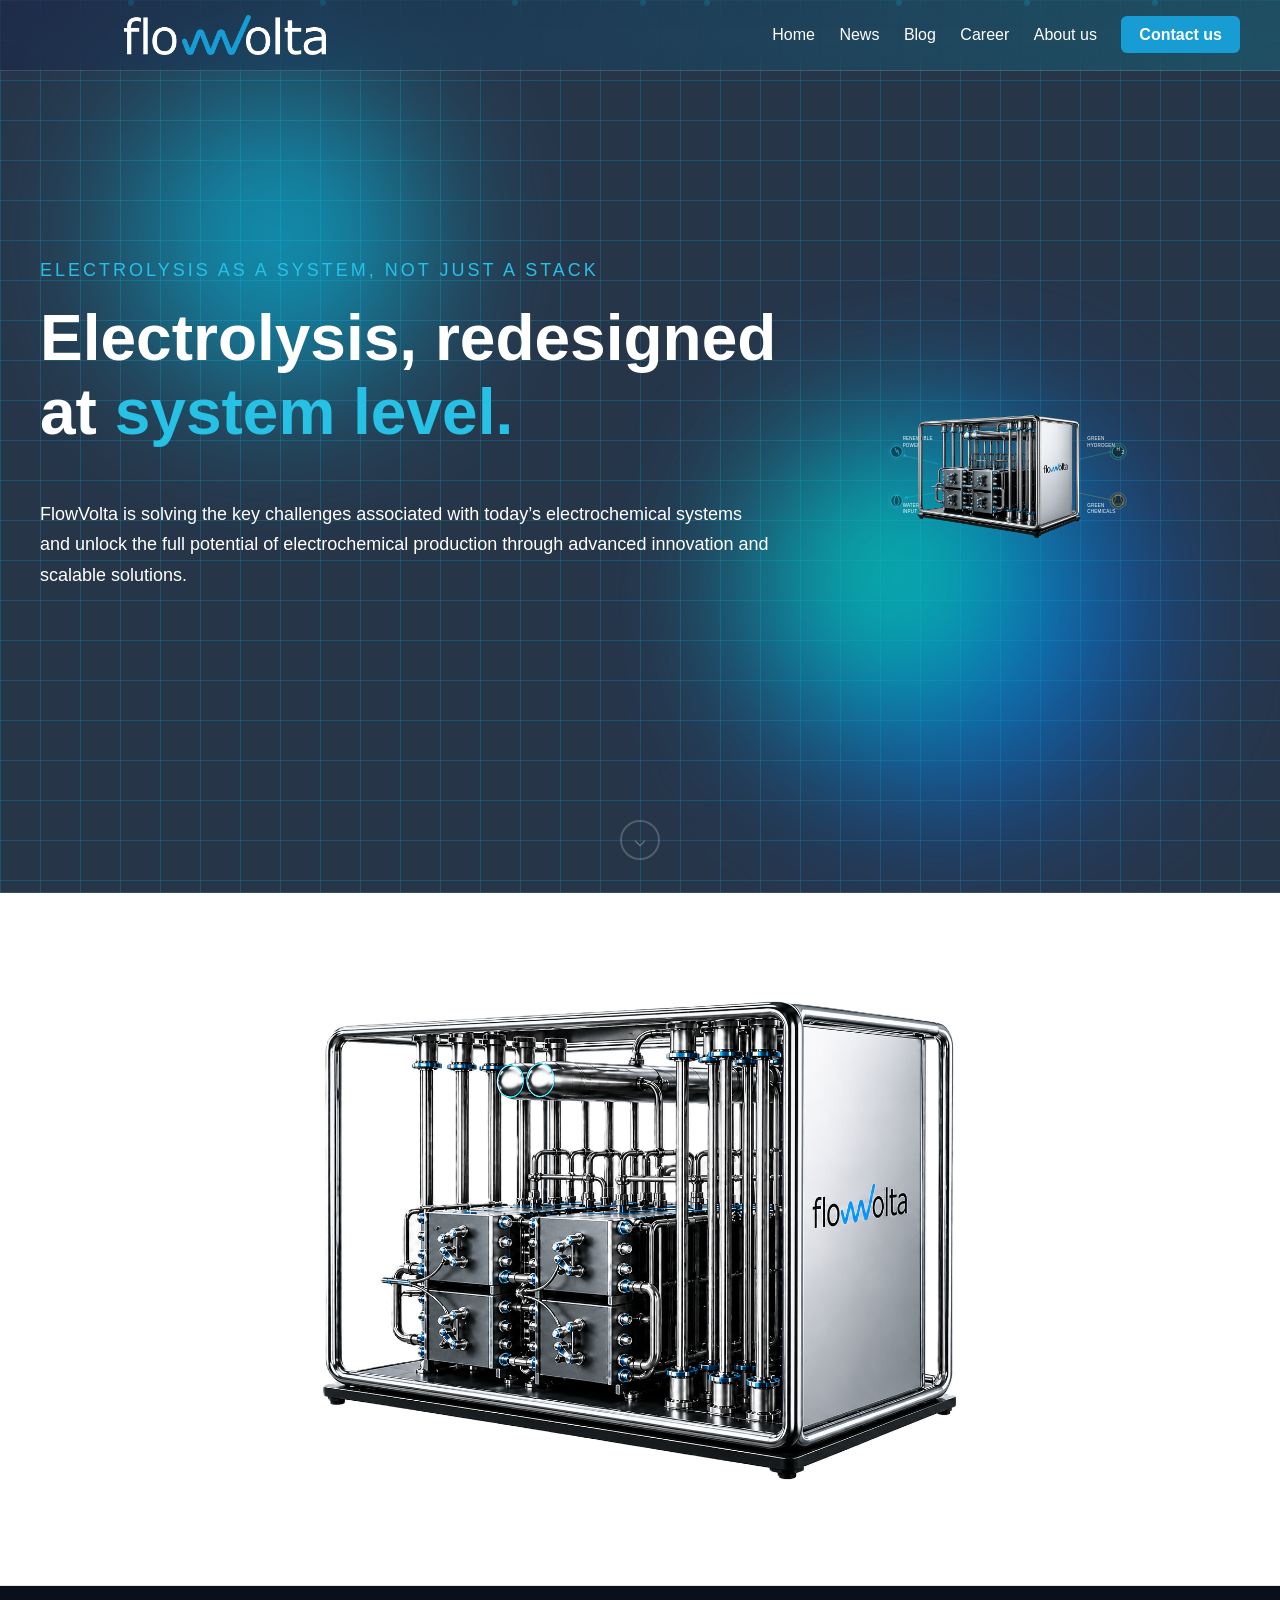
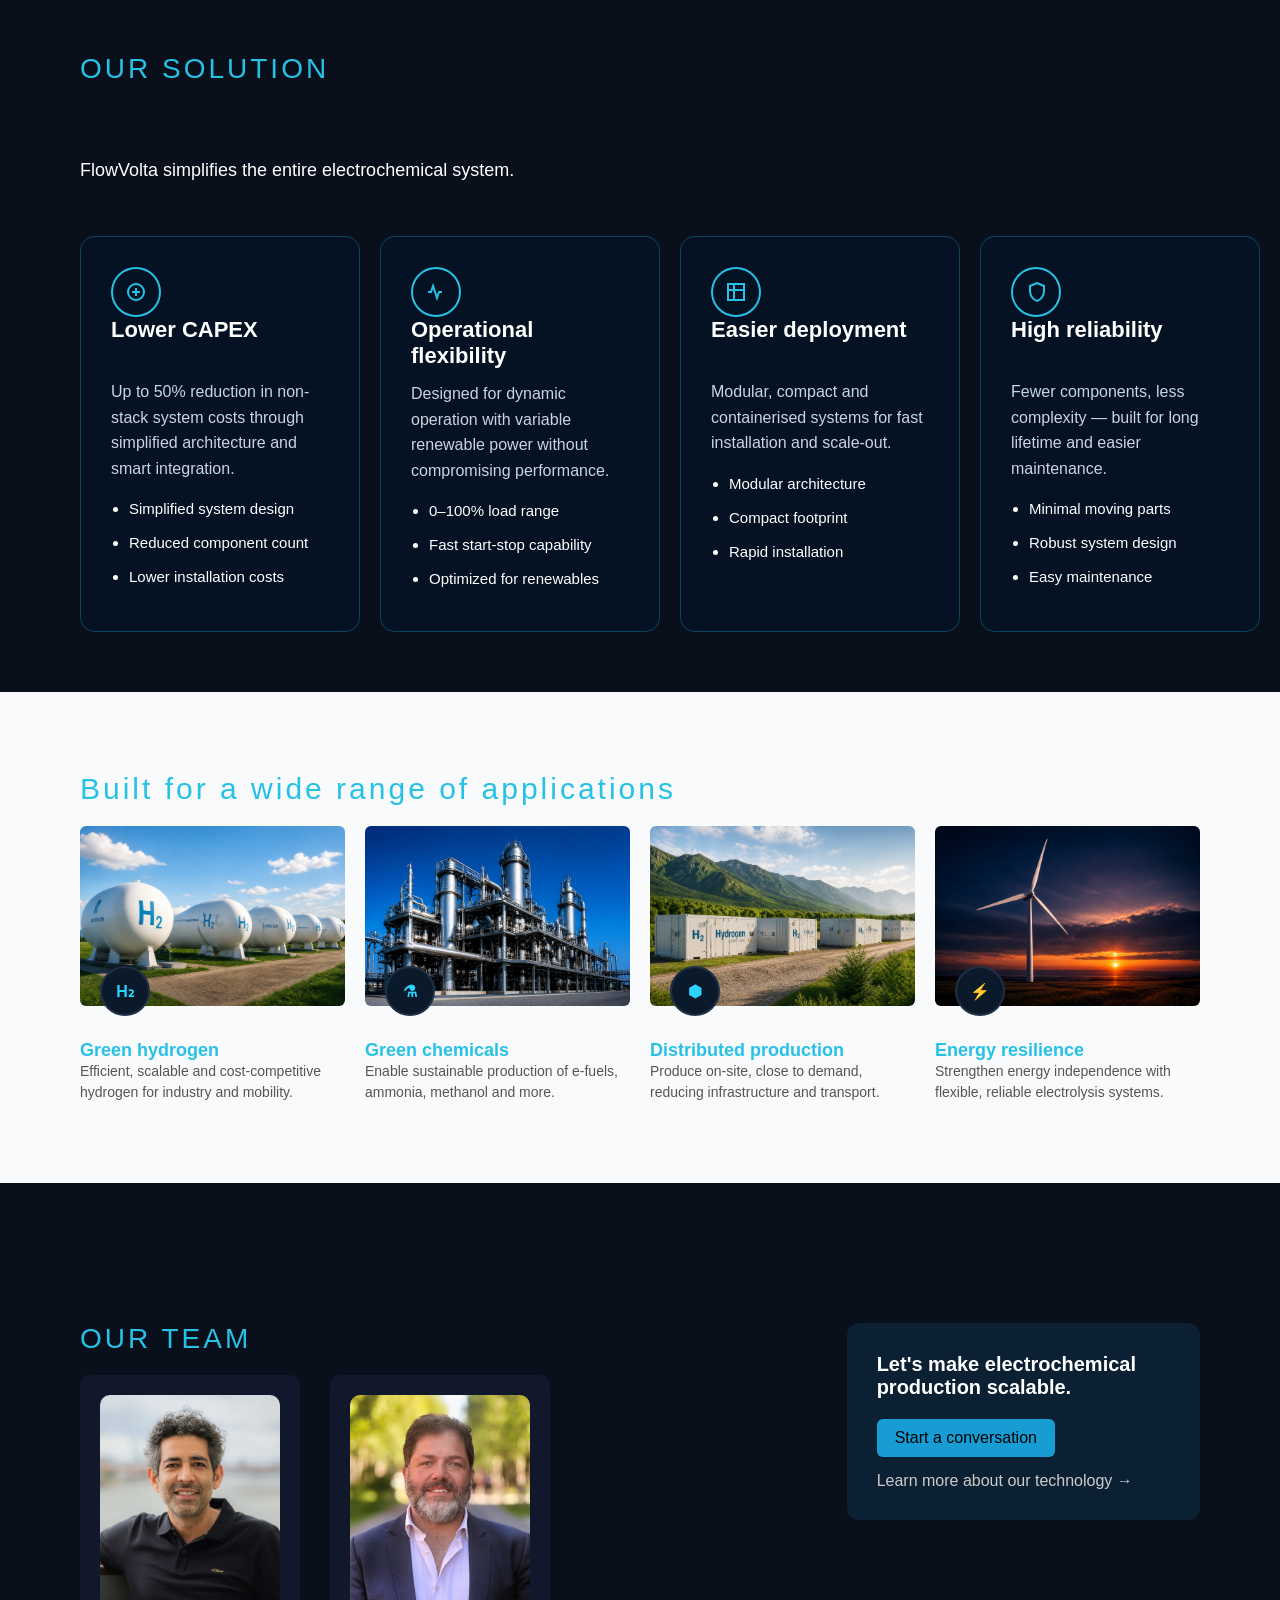
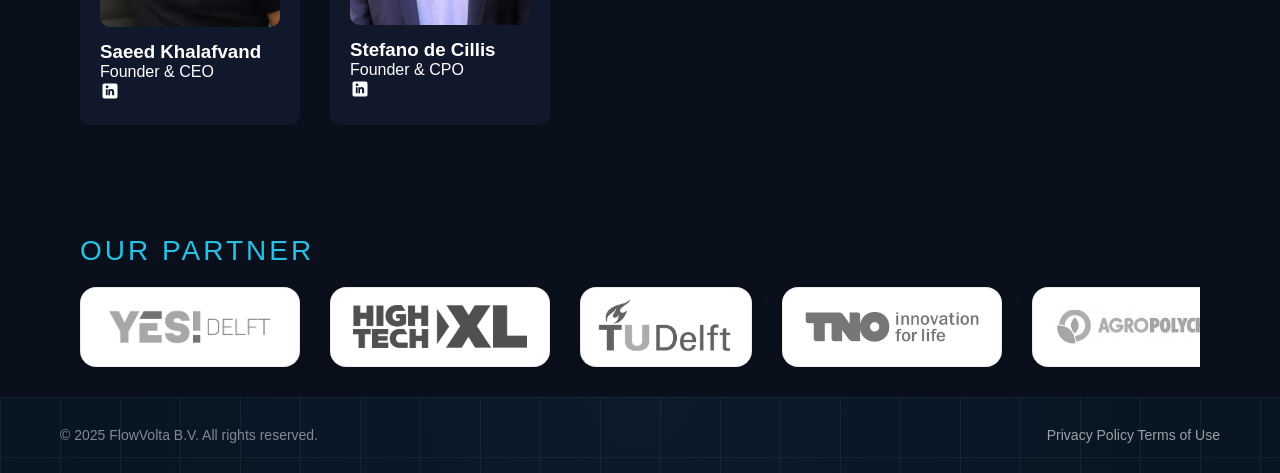
<file: index.html>
<!DOCTYPE html>
<html lang="en">
<head>
  <meta charset="UTF-8" />
  <link rel="stylesheet" href="styles.css" />
  <meta name="viewport" content="width=device-width, initial-scale=1.0" />
  <title>FlowVolta Home</title>
  <link rel="icon" type="image/webp" href="assets/flwv.webp">
  <meta name="viewport" content="width=device-width, initial-scale=1.0">
</head>

<style>
.applications {
  padding: 80px 80px;
  background: #f8fafc;
}

@media (max-width: 768px) {
  .applications {
    padding: 40px 20px;
  }
}


.applications-title {
  font-size: 14px;
  text-transform: uppercase;
  color: #2bd4ff;
  margin-bottom: 40px;
  letter-spacing: 1px;
}

.app-card-title {
  color: #27c1e6;
}

/* GRID */
.applications-grid {
  display: grid;
  grid-template-columns: repeat(auto-fit, minmax(220px, 1fr));
  gap: 20px;
}

/* CARD */
.app-card {
  position: relative;
}

.app-card img {
  width: 100%;
  height: 180px;
  object-fit: cover;
  border-radius: 6px;
}

/* ICON */
.app-icon {
  position: absolute;
  top: 140px;
  left: 20px;
  background: #0b1a2b;
  color: #2bd4ff;
  width: 50px;
  height: 50px;
  border-radius: 50%;
  display: flex;
  align-items: center;
  justify-content: center;
  font-weight: bold;
  border: 2px solid #1f2f44;
}

/* TEXT */
.app-card h3 {
  margin-top: 30px;
  font-size: 18px;
  font-weight: 600;
}

.app-card p {
  font-size: 14px;
  color: #555;
  line-height: 1.5;
}
</style>

<body>

<header>
  <a href="index.html" class="logo">
    <img src="assets/flowvolta_logo.webp" alt="FlowVolta logo" />
    <h1></h1>
  </a>

  <nav>
    <a href="index.html">Home</a>
    <!--<a href="technology.html">Technology</a>-->
    <a href="news.html">News</a>
	<a href="blog.html">Blog</a>
	<a href="career.html">Career</a>
    <a href="about.html">About us</a>
    <a href="contact.html" class="contact-btn">Contact us</a>
  </nav>
</header>

<div class="background">
  <div class="blob blob1"></div>
  <div class="blob blob2"></div>
  <div class="blob blob3"></div>

  <div class="particles">
    <span></span><span></span><span></span><span></span>
    <span></span><span></span><span></span><span></span>
  </div>
</div>

<section class="hero">

  <div class="hero-container">

    <!-- LEFT: subtitle -->
    <div class="hero-left">
      <div class="subtitle2">
        ELECTROLYSIS AS A SYSTEM, NOT JUST A STACK
      </div>
    </div>

    <!-- CENTER: main title -->
    <div class="hero-text">
      <h1>
        Electrolysis,&nbsp;redesigned<br>
        at&nbsp;<span>system&nbsp;level.</span>
      </h1>
    </div>

    <!-- RIGHT: description -->
    <div class="hero-right">
	<div class="content">
      <p>
        FlowVolta is solving the key challenges associated with today’s electrochemical systems and unlock the 
		full potential of electrochemical production through advanced innovation and scalable solutions.
      </p>
    </div>
	</div>

  </div>
<section class="electrolysis-section">
    <svg id="svgRoot" class="electrolysis-svg" viewBox="0 0 800 600" preserveAspectRatio="xMidYMid meet" role="img" aria-label="Electrolysis diagram">
      <defs>
        <!-- arrow -->
        <marker id="arrow" viewBox="0 0 10 10" refX="9" refY="5" markerWidth="6" markerHeight="6" orient="auto-start-reverse">
          <path d="M 0 0 L 10 5 L 0 10 z" fill="currentColor"/>
        </marker>

        <!-- subtle glow -->
        <filter id="softGlow">
          <feGaussianBlur id="softGlowBlur" stdDeviation="3" result="blur"/>
          <feMerge>
            <feMergeNode in="blur"/>
            <feMergeNode in="SourceGraphic"/>
          </feMerge>
        </filter>
      </defs>

      <!-- LEFT INPUTS -->
      <g class="input">
        <!-- RENEWABLE POWER -->
        <g id="gRenewable">
          <circle id="rpRing" class="node-ring" />
          <circle id="rpCore" class="node-core" />
          <circle id="rpGlow" class="node-glow" />

          <!-- icon -->
          <path id="rpIcon" stroke="currentColor" stroke-width="1.5" stroke-linecap="round" fill="none"></path>

          <text id="rpText1"></text>
          <text id="rpText2"></text>

          <path id="rpLine" class="flow-line"></path>
          <circle id="rpParticle" class="flow-particle" r="2" fill="currentColor"></circle>
        </g>

        <!-- WATER INPUT -->
        <g id="gWater">
          <circle id="wRing" class="node-ring" />
          <circle id="wCore" class="node-core" />
          <circle id="wGlow" class="node-glow" />

          <path id="wIcon" stroke="currentColor" fill="none" stroke-width="1.5"></path>

          <text id="wText1"></text>
          <text id="wText2"></text>

          <path id="wLine" class="flow-line"></path>
          <circle id="wParticle" class="flow-particle delay" r="2" fill="currentColor"></circle>
        </g>
      </g>

      <!-- CENTER IMAGE -->
       <image
    id="centerImg"
    href=""
    x="0"
    y="0"
    width="0"
    height="0"
    preserveAspectRatio="xMidYMid meet"
  />

      <!-- RIGHT OUTPUTS -->
      <g class="output1" id="gHydrogen">
        <circle id="hRing" class="node-ring" />
        <circle id="hCore" class="node-core" />
        <circle id="hGlow" class="node-glow" />

        <text id="hSymbol" text-anchor="middle"></text>
        <text id="hSub" font-size="7"></text>

        <text id="hText1"></text>
        <text id="hText2"></text>

        <path id="hLine" class="flow-line"></path>

        <!-- pulse -->
        <circle id="hPulse" class="pulse-ring"></circle>
      </g>

      <g class="output2" id="gChem">
        <circle id="cRing" class="node-ring" />
        <circle id="cCore" class="node-core" />
        <circle id="cGlow" class="node-glow" />

        <path id="cIcon" stroke="currentColor" fill="none"></path>

        <text id="cText1"></text>
        <text id="cText2"></text>

        <path id="cLine" class="flow-line"></path>

        <!-- pulse -->
        <circle id="cPulse" class="pulse-ring delay"></circle>
      </g>
    </svg>
  </section>


  <!-- Scroll button -->
  <a href="#next-section" class="scroll-wrap">
    <div class="scroll-button">
      <span>⌵</span>
    </div>
  </a>

</section>
<!---------------->

<section id="next-section" class="cube-section2">
	<img id="cube_big" src="assets/cube_big.png" alt="Cube big" style="width: 800px; height: auto;" />

</section>
<!---------------->

<div class="wrapper">
<div class="team-left">
  <div class="subtitle">OUR SOLUTION</div>
</div>
  <div class="content">
    FlowVolta simplifies the entire electrochemical system.
  </div>

  <div class="container">

    <!-- Card 1 -->
    <div class="card">
      <div class="icon">
        <svg width="22" height="22" stroke="#27c1e6" fill="none" stroke-width="2">
          <circle cx="11" cy="11" r="8" />
          <path d="M11 7v8M7 11h8" />
        </svg>
      </div>

      <h3>Lower CAPEX</h3>
      <p>
        Up to 50% reduction in non-stack system costs through simplified architecture and smart integration.
      </p>

      <ul>
        <li>Simplified system design</li>
        <li>Reduced component count</li>
        <li>Lower installation costs</li>
      </ul>
    </div>

    <!-- Card 2 -->
    <div class="card">
      <div class="icon">
        <svg width="22" height="22" stroke="#27c1e6" fill="none" stroke-width="2">
          <path d="M3 11h3l2-6 4 12 2-6h3" />
        </svg>
      </div>

      <h3>Operational flexibility</h3>
      <p>
        Designed for dynamic operation with variable renewable power without compromising performance.
      </p>

      <ul>
        <li>0–100% load range</li>
        <li>Fast start-stop capability</li>
        <li>Optimized for renewables</li>
      </ul>
    </div>

    <!-- Card 3 -->
    <div class="card">
      <div class="icon">
        <svg width="22" height="22" stroke="#27c1e6" fill="none" stroke-width="2">
          <path d="M3 3h16v16H3z" />
          <path d="M3 9h16M9 3v16" />
        </svg>
      </div>

      <h3>Easier deployment</h3>
      <p>
        Modular, compact and containerised systems for fast installation and scale-out.
      </p>

      <ul>
        <li>Modular architecture</li>
        <li>Compact footprint</li>
        <li>Rapid installation</li>
      </ul>
    </div>

    <!-- Card 4 -->
    <div class="card">
      <div class="icon">
        <svg width="22" height="22" stroke="#27c1e6" fill="none" stroke-width="2">
          <path d="M12 2l7 3v5c0 5-3.5 9-7 10-3.5-1-7-5-7-10V5l7-3z" />
        </svg>
      </div>

      <h3>High reliability</h3>
      <p>
        Fewer components, less complexity — built for long lifetime and easier maintenance.
      </p>

      <ul>
        <li>Minimal moving parts</li>
        <li>Robust system design</li>
        <li>Easy maintenance</li>
      </ul>
    </div>

  </div>
</div>

<!--------application-------->
<section class="applications">

   <div class="subtitle">Built for a wide range of applications</div>

  <div class="applications-grid">
    
    <div class="app-card">
      <img src="assets/application/pic1.png" alt="Green hydrogen" />
      <div class="app-icon">H₂</div>
      <h3 class="app-card-title">Green hydrogen</h3>
      <p>Efficient, scalable and cost-competitive hydrogen for industry and mobility.</p>
    </div>

    <div class="app-card">
      <img src="assets/application/pic2.png" alt="Green chemicals" />
      <div class="app-icon">⚗</div>
      <h3 class="app-card-title">Green chemicals</h3>
      <p>Enable sustainable production of e-fuels, ammonia, methanol and more.</p>
    </div>

    <div class="app-card">
      <img src="assets/application/pic3.png" alt="Distributed production" />
      <div class="app-icon">⬢</div>
      <h3 class="app-card-title">Distributed production</h3>
      <p>Produce on-site, close to demand, reducing infrastructure and transport.</p>
    </div>

    <div class="app-card">
      <img src="assets/application/pic4.png" alt="Energy resilience" />
      <div class="app-icon">⚡</div>
      <h3 class="app-card-title">Energy resilience</h3>
      <p>Strengthen energy independence with flexible, reliable electrolysis systems.</p>
    </div>

  </div>
</section>
<!--------ourteam-------->


<section class="ourteam">
    <div class="team-layout">
        
        <!-- LEFT SIDE -->
        <div class="team-left">
			<div class="subtitle">OUR TEAM</div>

			<div class="team">

				<div class="team-card">
					<img src="assets/saeed.jpg">
					<h3>Saeed Khalafvand</h3>
					<p>Founder & CEO</p>				
					
					<a href="https://www.linkedin.com/in/saeid-khalafvand/" target="_blank" class="icon-link" title="LinkedIn">
						<svg viewBox="0 0 24 24" width="20" height="20">
							<path fill="currentColor" d="M19 3A2 2 0 0 1 21 5V19a2 2 0 0 1-2 
							2H5a2 2 0 0 1-2-2V5a2 2 0 0 
							1 2-2h14zm-9 14v-7H7v7h3zm-1.5-8.3a1.7 
							1.7 0 1 0 0-3.4 1.7 1.7 0 0 
							0 0 3.4zM17 17v-4c0-2.2-1.2-3.3-2.8-3.3-1.3 
							0-1.8.7-2.1 1.2V10h-3v7h3v-3.5c0-.9.2-1.8 
							1.3-1.8 1.1 0 1.1 1 1.1 1.9V17h2.5z"/>
						</svg>
					</a>

				</div>

				<div class="team-card">
					<img src="assets/stefano.jpg">
					<h3>Stefano de Cillis</h3>
					<p>Founder & CPO</p>

					
					<a href="https://www.linkedin.com/in/stefano-de-cillis-2a3682145/" target="_blank" class="icon-link" title="LinkedIn">
						<svg viewBox="0 0 24 24" width="20" height="20">
							<path fill="currentColor" d="M19 3A2 2 0 0 1 21 5V19a2 2 0 0 1-2 
							2H5a2 2 0 0 1-2-2V5a2 2 0 0 
							1 2-2h14zm-9 14v-7H7v7h3zm-1.5-8.3a1.7 
							1.7 0 1 0 0-3.4 1.7 1.7 0 0 
							0 0 3.4zM17 17v-4c0-2.2-1.2-3.3-2.8-3.3-1.3 
							0-1.8.7-2.1 1.2V10h-3v7h3v-3.5c0-.9.2-1.8 
							1.3-1.8 1.1 0 1.1 1 1.1 1.9V17h2.5z"/>
						</svg>
					</a>
				</div>

			</div>
		</div>

        <!-- RIGHT SIDE -->
        <div class="team-cta">
            <h3>Let's make electrochemical production scalable.</h3>

            <a class="btn btn-primary" href="contact.html">
                Start a conversation
            </a>

            <a class="lk" href="technology.html">
                Learn more about our technology →
            </a>
        </div>

    </div>

</section>


</div>
<section class="partners">
<div class="team-left">
  <div class="subtitle">OUR PARTNER</div>
</div>
  <div class="partners-slider">
    <div class="partners-track">

      <!-- Repeat logos -->
      <div class="partner-card"><img src="assets/partners/ydelft.png" alt="Y!Delft" /></div>
      <div class="partner-card"><img src="assets/partners/hightechxl.png" alt="HighTechXL" /></div>
	  <div class="partner-card"><img src="assets/partners/tudelft.png" alt="TuDelft" /></div>
	  <div class="partner-card"><img src="assets/partners/tno.png" alt="Tno" /></div>
	  <div class="partner-card"><img src="assets/partners/agropolychim.jpg" alt="Agropolychim" /></div>
	  <div class="partner-card"><img src="assets/partners/rabo.png" alt="Rabo" /></div>
	  <div class="partner-card"><img src="assets/partners/gemeenterott.jpg" alt="GemeenteRott" /></div>

      <!-- DUPLICATE (important for infinite scroll!) -->
      <div class="partner-card"><img src="assets/partners/ydelft.png" alt="Y!Delft" /></div>
      <div class="partner-card"><img src="assets/partners/hightechxl.png" alt="HighTechXL" /></div>
	  <div class="partner-card"><img src="assets/partners/tudelft.png" alt="TuDelft" /></div>
	  <div class="partner-card"><img src="assets/partners/tno.png" alt="Tno" /></div>
	  <div class="partner-card"><img src="assets/partners/agropolychim.jpg" alt="Agropolychim" /></div>
	  <div class="partner-card"><img src="assets/partners/rabo.png" alt="Rabo" /></div>
	  <div class="partner-card"><img src="assets/partners/gemeenterott.jpg" alt="GemeenteRott" /></div>

    </div>
  </div>
  
</section>



<script>
window.addEventListener("scroll", function () {
  const section = document.getElementById("next-section");
  if (!section) return;

  const rect = section.getBoundingClientRect();
  const windowHeight = window.innerHeight;

  let progress = 0;
  if (rect.top < windowHeight) {
    progress = (windowHeight - rect.top) / windowHeight;
  }

  const move = Math.min(progress * 80, 80);
  section.style.transform = `translateY(${-move}px)`;
});
	/* =========================================================
       SVG: ALL DRAWING VALUES DEFINED AS VARIABLES (CONFIG OBJECT)
       ========================================================= */
    const CONFIG = {
      svg: {
        viewBox: { x: 50, y: 0, w: 740, h: 600 }
      },
	  

      visuals: {
        inputColor:  "#2DD4FF",
        output1Color:"#34D399",
        output2Color:"#D4AF37",
        textColor:   "#ffffff",

        textSizePx:  11,
        letterSpacingPx: 0.5,

        glowBlurPx:  6,
        glowOpacity: 0.08,
        softGlowStdDev: 3
      },

      anim: {
        flowDurationS: 2.5,
        pulseDurationS: 2.2
      },

      
	  centerImage: {
	    href: "assets/cube.png",
	    cx: 350,   // middle of the diagram (between arrows)
	    cy: 320,
	    width: 500
	  },


      nodes: {
        rRing: 20,
        rCore: 14,
        rGlow: 10
      },

      renewablePower: {
        node: { cx: 100, cy: 260 },
        iconPathD: "M 97 252 L 100 262 L 103 256 L 106 268",
        text: [
          { str: "RENEWABLE", x: 115, y: 232 },
          { str: "POWER",     x: 115, y: 248 }
        ],
        linePathD: "M 120 270 L 200 290",
        particleR: 2
      },

      waterInput: {
        node: { cx: 100, cy: 380 },
        iconPathD: "M 100 366 C 92 376, 92 388, 100 392 C 108 388, 108 376, 100 366 Z",
        text: [
          { str: "WATER", x: 115, y: 394 },
          { str: "INPUT", x: 115, y: 410 }
        ],
        linePathD: "M 124 372 L 200 360",
        particleR: 2
      },

      hydrogen: {
        node: { cx: 640, cy: 260 },
        symbol: { str: "H",  x: 640, y: 258 },
        sub:    { str: "2",  x: 648, y: 266, fontSize: 7 },
        text: [
          { str: "GREEN",    x: 565, y: 232 },
          { str: "HYDROGEN", x: 565, y: 248 }
        ],
        linePathD: "M 540 280 L 625 260",
        pulse: { r0: 20, r1: 34 } // used by JS animation hook (see below)
      },

      chemicals: {
        node: { cx: 640, cy: 380 },
        iconPathD: "M 634 366 L 634 374 L 628 388 L 652 388 L 646 374 L 646 366 Z",
        text: [
          { str: "GREEN",     x: 565, y: 394 },
          { str: "CHEMICALS", x: 565, y: 410 }
        ],
        linePathD: "M 540 360 L 625 378",
        pulse: { r0: 20, r1: 34 }
      }
    };

    /* -----------------------------
       APPLY VARIABLES TO DOM
       ----------------------------- */
    const $ = (id) => document.getElementById(id);
	function applyRenewable() {
	  const n = CONFIG.renewablePower.node;
	  const r = CONFIG.nodes;
	  const img = getImageBounds();

	  setCircle("rpRing", n.cx, n.cy, r.rRing);
	  setCircle("rpCore", n.cx, n.cy, r.rCore);
	  setCircle("rpGlow", n.cx, n.cy, r.rGlow);

	  setPathD("rpIcon", CONFIG.renewablePower.iconPathD);

	  const t = CONFIG.renewablePower.text;
	  setText("rpText1", t[0].str, t[0].x, t[0].y);
	  setText("rpText2", t[1].str, t[1].x, t[1].y);

	  // 🔥 dynamic arrow to image
	  const d = `M ${n.cx + 20} ${n.cy} L ${img.left - 10} ${n.cy + 20}`;
	  setPathD("rpLine", d);

	  setAttr("rpParticle", "r", CONFIG.renewablePower.particleR);
	  setMotionPath("rpParticle", d);
	}
	function getImageBounds() {
	  const img = CONFIG.centerImage;
	  const size = img.width;

	  return {
		left:   img.cx - size / 2,
		right:  img.cx + size / 2,
		top:    img.cy - size / 2,
		bottom: img.cy + size / 2,
		cx: img.cx,
		cy: img.cy
	  };
	}

    function setAttr(id, attr, value) {
      const el = $(id);
      if (!el) return;
      el.setAttribute(attr, value);
    }

    function setText(id, str, x, y) {
      const el = $(id);
      if (!el) return;
      el.textContent = str;
      if (x != null) el.setAttribute("x", x);
      if (y != null) el.setAttribute("y", y);
    }

    function setCircle(id, cx, cy, r) {
      setAttr(id, "cx", cx);
      setAttr(id, "cy", cy);
      setAttr(id, "r",  r);
    }

    function setPathD(id, d) {
      setAttr(id, "d", d);
    }

    function setMotionPath(circleId, pathD) {
      const el = $(circleId);
      if (!el) return;
      // CSS Motion Path uses offset-path: path("...")
      el.style.offsetPath = `path("${pathD}")`;
      el.style.offsetDistance = "0%";
    }

    function applyRootVars() {
      const r = document.documentElement;

      // SVG viewBox
      const vb = CONFIG.svg.viewBox;
      $("svgRoot").setAttribute("viewBox", `${vb.x} ${vb.y} ${vb.w} ${vb.h}`);

      // Theme colors
      r.style.setProperty("--inputColor", CONFIG.visuals.inputColor);
      r.style.setProperty("--output1Color", CONFIG.visuals.output1Color);
      r.style.setProperty("--output2Color", CONFIG.visuals.output2Color);
      r.style.setProperty("--text", CONFIG.visuals.textColor);

      // Text style
      r.style.setProperty("--textSize", `${CONFIG.visuals.textSizePx}px`);
      r.style.setProperty("--letterSpacing", `${CONFIG.visuals.letterSpacingPx}px`);

      // Glow
      r.style.setProperty("--glowBlurPx", `${CONFIG.visuals.glowBlurPx}px`);
      r.style.setProperty("--glowOpacity", `${CONFIG.visuals.glowOpacity}`);
      setAttr("softGlowBlur", "stdDeviation", CONFIG.visuals.softGlowStdDev);

      // Animations
      r.style.setProperty("--flowDur", `${CONFIG.anim.flowDurationS}s`);
      r.style.setProperty("--pulseDur", `${CONFIG.anim.pulseDurationS}s`);
    }

    function applyCenterImage() {
	  const img = CONFIG.centerImage;
	  const el = $("centerImg");

	  if (!el) return;

	  el.setAttribute("href", img.href);

	  const size = img.width;

	  el.setAttribute("x", img.cx - size / 2);
	  el.setAttribute("y", img.cy - size / 2);
	  el.setAttribute("width", size);
	  el.setAttribute("height", size);
	}


    function applyRenewable() {
      const n = CONFIG.renewablePower.node;
      const r = CONFIG.nodes;

      setCircle("rpRing", n.cx, n.cy, r.rRing);
      setCircle("rpCore", n.cx, n.cy, r.rCore);
      setCircle("rpGlow", n.cx, n.cy, r.rGlow);

      setPathD("rpIcon", CONFIG.renewablePower.iconPathD);

      const t = CONFIG.renewablePower.text;
      setText("rpText1", t[0].str, t[0].x, t[0].y);
      setText("rpText2", t[1].str, t[1].x, t[1].y);

      setPathD("rpLine", CONFIG.renewablePower.linePathD);
      setAttr("rpParticle", "r", CONFIG.renewablePower.particleR);
      setMotionPath("rpParticle", CONFIG.renewablePower.linePathD);
    }

    function applyWater() {
      const n = CONFIG.waterInput.node;
      const r = CONFIG.nodes;

      setCircle("wRing", n.cx, n.cy, r.rRing);
      setCircle("wCore", n.cx, n.cy, r.rCore);
      setCircle("wGlow", n.cx, n.cy, r.rGlow);

      setPathD("wIcon", CONFIG.waterInput.iconPathD);

      const t = CONFIG.waterInput.text;
      setText("wText1", t[0].str, t[0].x, t[0].y);
      setText("wText2", t[1].str, t[1].x, t[1].y);

      setPathD("wLine", CONFIG.waterInput.linePathD);
      setAttr("wParticle", "r", CONFIG.waterInput.particleR);
      setMotionPath("wParticle", CONFIG.waterInput.linePathD);
    }

    function applyHydrogen() {
      const n = CONFIG.hydrogen.node;
      const r = CONFIG.nodes;

      setCircle("hRing", n.cx, n.cy, r.rRing);
      setCircle("hCore", n.cx, n.cy, r.rCore);
      setCircle("hGlow", n.cx, n.cy, r.rGlow);

      setText("hSymbol", CONFIG.hydrogen.symbol.str, CONFIG.hydrogen.symbol.x, CONFIG.hydrogen.symbol.y);
      setText("hSub", CONFIG.hydrogen.sub.str, CONFIG.hydrogen.sub.x, CONFIG.hydrogen.sub.y);
      setAttr("hSub", "font-size", CONFIG.hydrogen.sub.fontSize);

      const t = CONFIG.hydrogen.text;
      setText("hText1", t[0].str, t[0].x, t[0].y);
      setText("hText2", t[1].str, t[1].x, t[1].y);

      setPathD("hLine", CONFIG.hydrogen.linePathD);

      // pulse ring base circle (animated via CSS opacity)
      setCircle("hPulse", n.cx, n.cy, CONFIG.hydrogen.pulse.r0);

      // Optional: animate r using WAAPI for “true expanding ring”
      // (keeps CSS fallback working if WAAPI not supported)
      animatePulseRadius("hPulse", CONFIG.hydrogen.pulse.r0, CONFIG.hydrogen.pulse.r1, CONFIG.anim.pulseDurationS * 1000);
    }

    function applyChemicals() {
      const n = CONFIG.chemicals.node;
      const r = CONFIG.nodes;

      setCircle("cRing", n.cx, n.cy, r.rRing);
      setCircle("cCore", n.cx, n.cy, r.rCore);
      setCircle("cGlow", n.cx, n.cy, r.rGlow);

      setPathD("cIcon", CONFIG.chemicals.iconPathD);

      const t = CONFIG.chemicals.text;
      setText("cText1", t[0].str, t[0].x, t[0].y);
      setText("cText2", t[1].str, t[1].x, t[1].y);

      setPathD("cLine", CONFIG.chemicals.linePathD);

      setCircle("cPulse", n.cx, n.cy, CONFIG.chemicals.pulse.r0);
      animatePulseRadius("cPulse", CONFIG.chemicals.pulse.r0, CONFIG.chemicals.pulse.r1, CONFIG.anim.pulseDurationS * 1000, 1000);
    }

    function animatePulseRadius(id, r0, r1, durationMs, delayMs = 0) {
      const el = $(id);
      if (!el) return;

      // Respect reduced motion
      if (window.matchMedia("(prefers-reduced-motion: reduce)").matches) return;

      // WAAPI: animate radius for a “real” expanding ring
      if (el.animate) {
        el.animate(
          [
            { r: r0, opacity: 0.5 },
            { r: r1, opacity: 0.0 }
          ],
          { duration: durationMs, iterations: Infinity, easing: "cubic-bezier(.2,.6,.3,1)", delay: delayMs }
        );
      }
    }

    function init() {
      applyRootVars();
      applyCenterImage();
      applyRenewable();
      applyWater();
      applyHydrogen();
      applyChemicals();
    }

    init();
	
	
	
</script>

<footer class="footer">
  <div class="footer-content">
    <div class="footer-left">
      © 2025 FlowVolta B.V. All rights reserved.
    </div>
   
	<div class="footer-right">
	  <a href="index.html">Privacy Policy</a>
	  <a href="index.html">Terms of Use</a>
	</div>
  </div>
</footer>
</body>
</html>
</file>
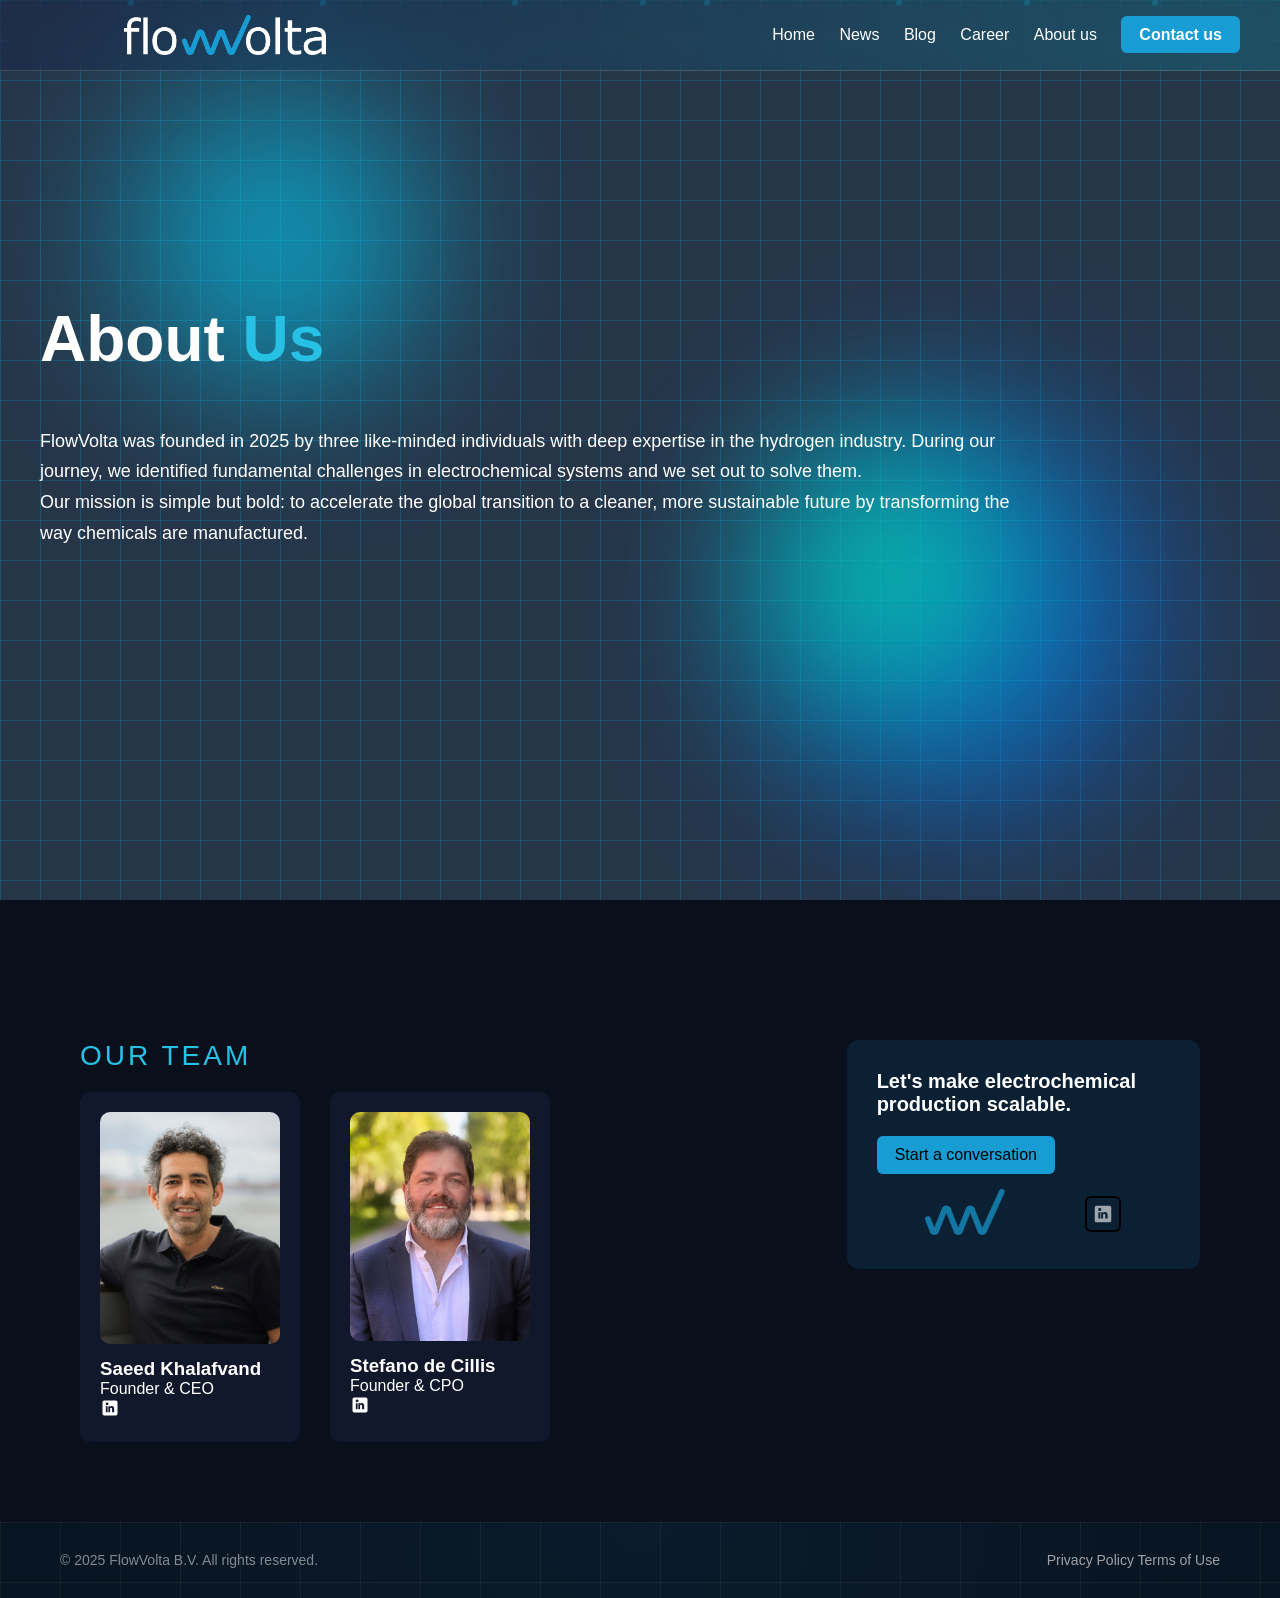
<file: about.html>
<!DOCTYPE html>
<html lang="en">
<head>
	<meta charset="UTF-8">
	<link rel="stylesheet" href="styles.css">
	<meta name="viewport" content="width=device-width, initial-scale=1.0">
	<title>FlowVolta | About</title>
	<link rel="icon" type="image/webp" href="assets/flwv.webp">
	<meta name="viewport" content="width=device-width, initial-scale=1.0">
</head>

<body>
<header>
    <a href="index.html" class="logo">
        <img src="assets/flowvolta_logo.webp" alt="flowvolta Logo">
        <h1></h1>
    </a>

    <nav>
		<a href="index.html">Home</a>
        <!--<a href="technology.html">Technology</a>-->
		<a href="news.html">News</a>
		<a href="blog.html">Blog</a>
		<a href="career.html">Career</a>
        <a href="about.html">About us</a>
        <a href="contact.html" class="contact-btn">Contact us</a>
    </nav>
</header>

<div class="background">
    <div class="blob blob1"></div>
    <div class="blob blob2"></div>
    <div class="blob blob3"></div>

    <div class="particles">
        <span></span><span></span><span></span><span></span>
        <span></span><span></span><span></span><span></span>
    </div>
</div>


<section class="hero">
	
	<div class="hero-container">
	  <div class="hero-text">
		<h1>About <span>Us</span></h1>
	  </div>
	  <div class="hero-right">
		  <div class="content">
			<p>
			  FlowVolta was founded in 2025 by three like-minded individuals with deep expertise in the hydrogen industry.
			  During our journey, we identified fundamental challenges in electrochemical systems and we set out to solve them.
			</p>

			<p>
			  Our mission is simple but bold: to accelerate the global transition to a cleaner, more sustainable future
			  by transforming the way chemicals are manufactured.
			</p>
		  </div>
	  </div>
	  
	</div>
</section>



<section class="ourteam">
	<div class="team-layout">
		
		<!-- LEFT SIDE -->
		<div class="team-left">
			<div class="subtitle">OUR TEAM</div>

			<div class="team">

				<div class="team-card">
					<img src="assets/saeed.jpg">
					<h3>Saeed Khalafvand</h3>
					<p>Founder & CEO</p>				
					
					<a href="https://www.linkedin.com/in/saeid-khalafvand/" target="_blank" class="icon-link" title="LinkedIn">
						<svg viewBox="0 0 24 24" width="20" height="20">
							<path fill="currentColor" d="M19 3A2 2 0 0 1 21 5V19a2 2 0 0 1-2 
							2H5a2 2 0 0 1-2-2V5a2 2 0 0 
							1 2-2h14zm-9 14v-7H7v7h3zm-1.5-8.3a1.7 
							1.7 0 1 0 0-3.4 1.7 1.7 0 0 
							0 0 3.4zM17 17v-4c0-2.2-1.2-3.3-2.8-3.3-1.3 
							0-1.8.7-2.1 1.2V10h-3v7h3v-3.5c0-.9.2-1.8 
							1.3-1.8 1.1 0 1.1 1 1.1 1.9V17h2.5z"/>
						</svg>
					</a>

				</div>

				<div class="team-card">
					<img src="assets/stefano.jpg">
					<h3>Stefano de Cillis</h3>
					<p>Founder & CPO</p>

					
					<a href="https://www.linkedin.com/in/stefano-de-cillis-2a3682145/" target="_blank" class="icon-link" title="LinkedIn">
						<svg viewBox="0 0 24 24" width="20" height="20">
							<path fill="currentColor" d="M19 3A2 2 0 0 1 21 5V19a2 2 0 0 1-2 
							2H5a2 2 0 0 1-2-2V5a2 2 0 0 
							1 2-2h14zm-9 14v-7H7v7h3zm-1.5-8.3a1.7 
							1.7 0 1 0 0-3.4 1.7 1.7 0 0 
							0 0 3.4zM17 17v-4c0-2.2-1.2-3.3-2.8-3.3-1.3 
							0-1.8.7-2.1 1.2V10h-3v7h3v-3.5c0-.9.2-1.8 
							1.3-1.8 1.1 0 1.1 1 1.1 1.9V17h2.5z"/>
						</svg>
					</a>
				</div>

			</div>
		</div>
		<div class="team-cta">
			<h3>Let's make electrochemical production scalable.</h3>

			<a class="btn btn-primary" href="contact.html">
				Start a conversation
			</a>

			
			
			<div class="footer-container">

				<!-- LEFT: logo (image or SVG) -->
				
				<div class="footer-left">
					<div >
					  <img src="assets/flwv.webp" alt="FlowVolta logo">
					</div>
				</div>

				<!-- RIGHT: text + icon -->
				<div class="footer-right">

				  <a href="https://www.linkedin.com/company/flowvolta" target="_blank" class="linkedin">
					<svg viewBox="0 0 24 24" width="22" height="22">
					  <path fill="currentColor"
						d="M19 3A2 2 0 0 1 21 5V19a2 2 0 0 1-2 
						2H5a2 2 0 0 1-2-2V5a2 2 0 0 
						1 2-2h14zm-9 14v-7H7v7h3zm-1.5-8.3a1.7 
						1.7 0 1 0 0-3.4 1.7 1.7 0 0 
						0 0 3.4zM17 17v-4c0-2.2-1.2-3.3-2.8-3.3-1.3 
						0-1.8.7-2.1 1.2V10h-3v7h3v-3.5c0-.9.2-1.8 
						1.3-1.8 1.1 0 1.1 1 1.1 1.9V17h2.5z"/>
					</svg>
				  </a>
				</div>
				

			</div>
			
			
		</div>	
		

	</div>
	
	

	
</section>





<footer class="footer">
  <div class="footer-content">
    <div class="footer-left">
      © 2025 FlowVolta B.V. All rights reserved.
    </div>
   
	<div class="footer-right">
	  <a href="index.html">Privacy Policy</a>
	  <a href="index.html">Terms of Use</a>
	</div>
  </div>
  
  
  

</footer>
</body>
</html>
</file>
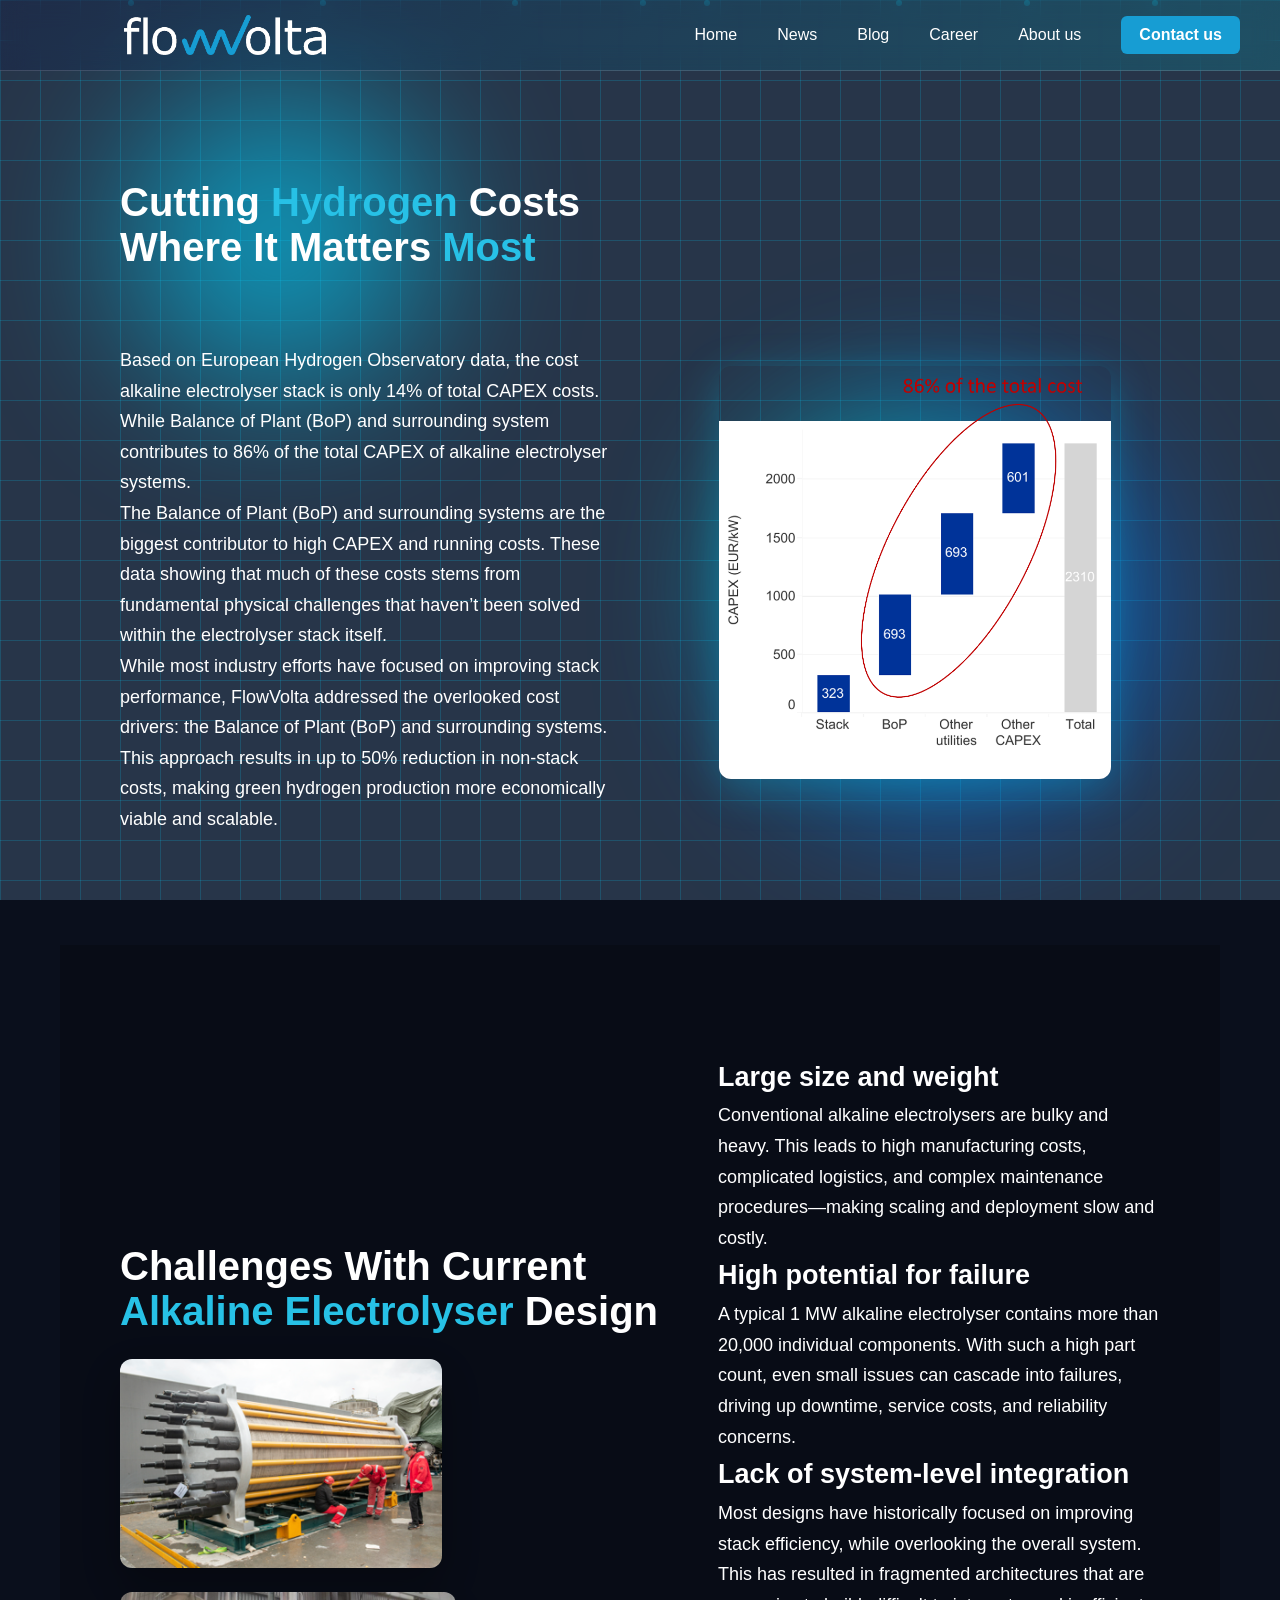
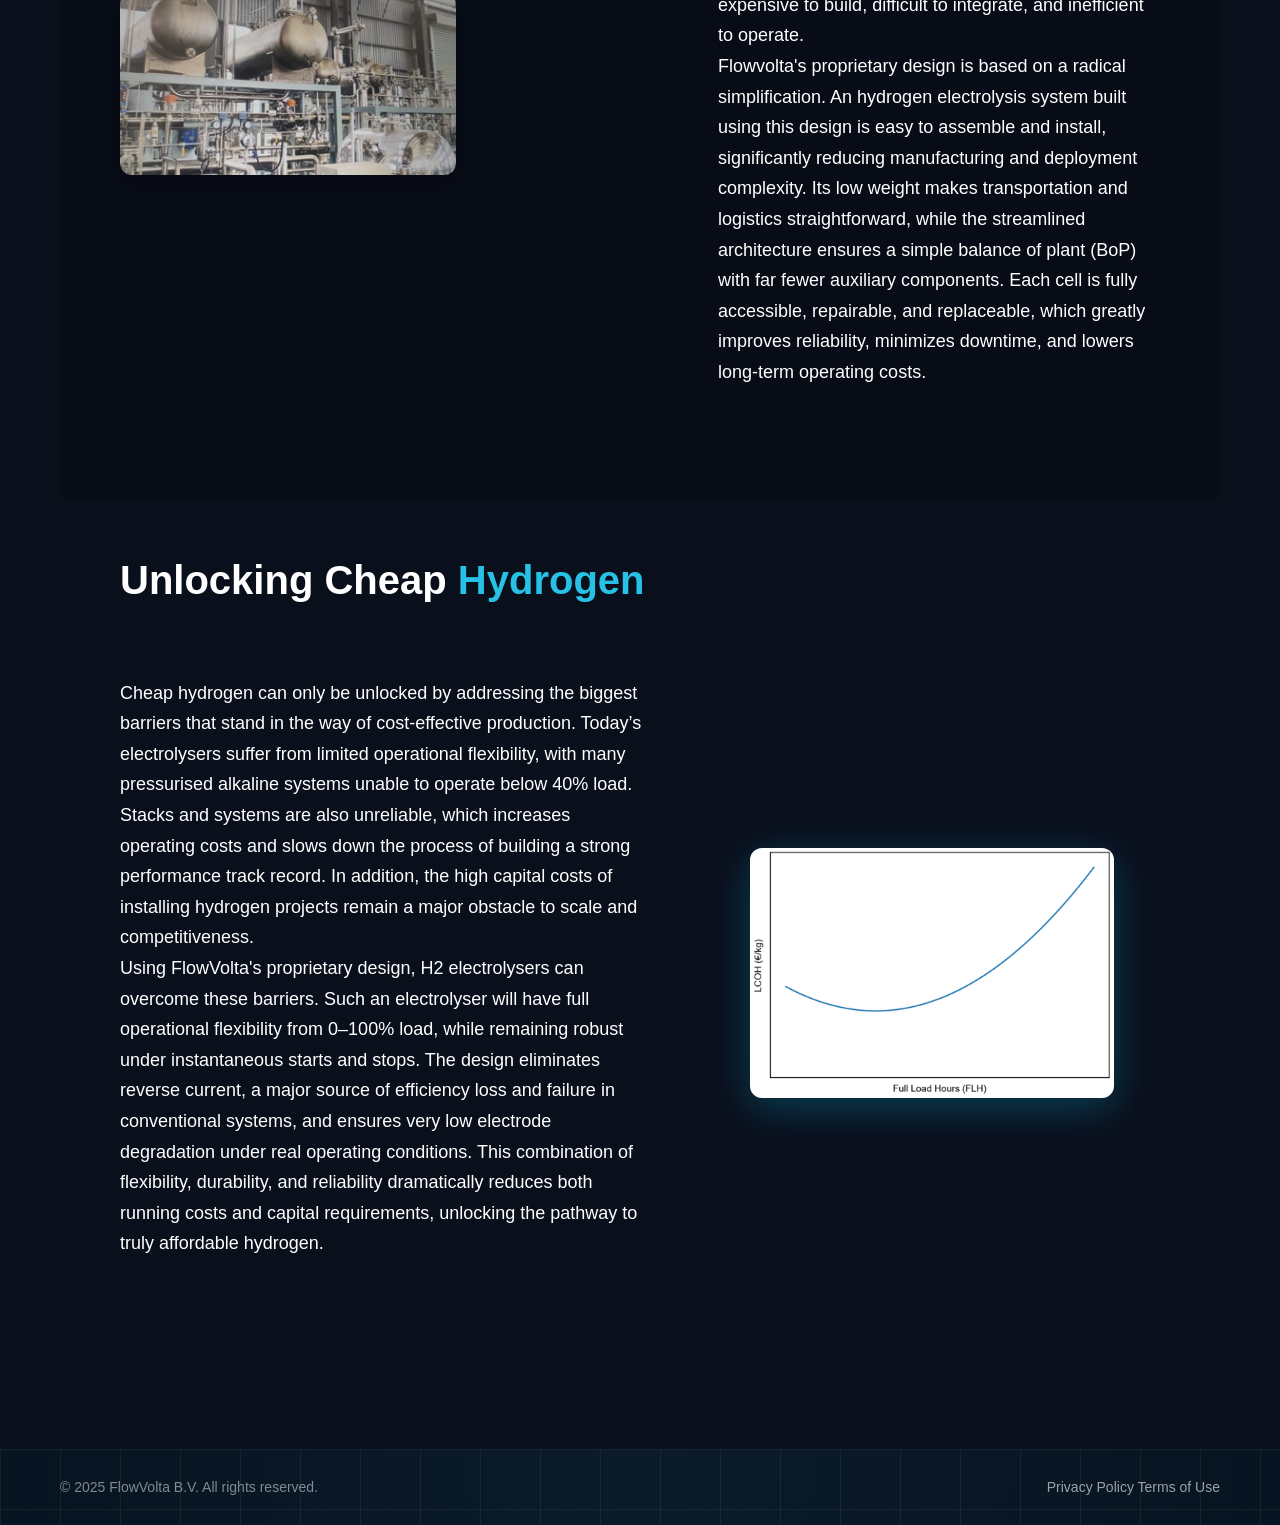
<file: blog.html>
<!DOCTYPE html>
<html lang="en">
<head>
	<meta charset="UTF-8">
	<link rel="stylesheet" href="styles.css">
	<meta name="viewport" content="width=device-width, initial-scale=1.0">
	<title>FlowVolta | Blog</title>
	<link rel="icon" type="image/webp" href="assets/flwv.webp">
	<meta name="viewport" content="width=device-width, initial-scale=1.0">
</head>

<body>
	
	<header>
	  <a href="index.html" class="logo">
		<img src="assets/flowvolta_logo.webp" alt="flowvolta Logo">
	  </a>

	  <nav class="nav">
		<a href="index.html">Home</a>
		<a href="news.html">News</a>
		<a href="blog.html">Blog</a>
		<a href="career.html">Career</a>
		<a href="about.html">About us</a>
		<a href="contact.html" class="contact-btn">Contact us</a>
	  </nav>
	</header>


	<div class="background">
		<div class="blob blob1"></div>
		<div class="blob blob2"></div>
		<div class="blob blob3"></div>

		<div class="particles">
			<span></span><span></span><span></span><span></span>
			<span></span><span></span><span></span><span></span>
		</div>
	</div>

	<section>
		<section class="two-col">

		  <div class="left">
			<div class="hero-text">
			  <h2>
				Cutting&nbsp;<span>Hydrogen</span>&nbsp;Costs Where&nbsp;It&nbsp;Matters&nbsp;<span>Most</span>
			  </h2>
			</div>

			<div class="content">
			  <p>
				Based on European Hydrogen Observatory data, the cost alkaline electrolyser stack is only 14% of total CAPEX costs. 
				While Balance of Plant (BoP) and surrounding system contributes to 86% of the total CAPEX of alkaline electrolyser systems.
			  </p>

			  <p>
				The Balance of Plant (BoP) and surrounding systems are the biggest contributor to high CAPEX and running costs. 
				These data showing that much of these costs stems from fundamental physical challenges that haven’t been solved within the electrolyser stack itself.
			  </p>

			  <p>
				While most industry efforts have focused on improving stack performance, FlowVolta addressed the overlooked cost drivers: 
				the Balance of Plant (BoP) and surrounding systems.
			  </p>

			  <p>
				This approach results in up to 50% reduction in non-stack costs, making green hydrogen production more economically viable and scalable.
			  </p>
			</div>
		  </div>

		  <div class="right">
			<img src="assets/blog/Picture2.png" alt="Hydrogen illustration">
		  </div>

		</section>
		<!------------------------------------------------->
		<section class="two-col">
		  <div class="left">
			<div class="hero-text">
				<h2>
				  Challenges&nbsp;With&nbsp;Current <span>Alkaline&nbsp;Electrolyser</span>&nbsp;Design
				</h2>
			</div>

			<div class="image-wrap">
			  <img src="assets/blog/Picture3x.png" alt="Hydrogen illustration">
			  <img src="assets/blog/Picturex.png" alt="Hydrogen illustration">
			</div>
		  </div>


		  <div class="right">
			<div class="content">
			  <h2>Large size and weight</h2>
			  <p>
				Conventional alkaline electrolysers are bulky and heavy. This leads to high manufacturing costs, complicated logistics, 
				and complex maintenance procedures—making scaling and deployment slow and costly.
			  </p>
			  <h2>High potential for failure</h2>
			  <p>
				A typical 1 MW alkaline electrolyser contains more than 20,000 individual components. 
				With such a high part count, even small issues can cascade into failures, driving up downtime, service costs, and reliability concerns.
			  </p>
			  <h2>Lack of system-level integration</h2>
			  <p>
				Most designs have historically focused on improving stack efficiency, while overlooking the overall system. 
				This has resulted in fragmented architectures that are expensive to build, difficult to integrate, and inefficient to operate.
			  </p>

			  <p>
				Flowvolta's proprietary design is based on a radical simplification. 
				An hydrogen electrolysis system built using this design is easy to assemble and install, significantly reducing manufacturing and deployment complexity. 
				Its low weight makes transportation and logistics straightforward, while the streamlined architecture ensures a simple balance of plant (BoP) 
				with far fewer auxiliary components. Each cell is fully accessible, repairable, and replaceable, which greatly improves reliability, minimizes downtime, 
				and lowers long-term operating costs.
			  </p>
			</div>
		  </div>

		</section>
		<!-------------------->
		<section class="two-col">

		  <div class="left">
			<div class="hero-text">
			  <h2>
				Unlocking&nbsp;Cheap&nbsp;<span>Hydrogen</span>
			  </h2>
			</div>

			<div class="content">
			  <p>
				Cheap hydrogen can only be unlocked by addressing the biggest barriers that stand in the way of cost-effective production. 
				Today’s electrolysers suffer from limited operational flexibility, with many pressurised alkaline systems unable to operate 
				below 40% load. Stacks and systems are also unreliable, which increases operating costs and slows down the process of 
				building a strong performance track record. In addition, the high capital costs of installing hydrogen projects remain 
				a major obstacle to scale and competitiveness.
			  </p>

			  <p>
				Using FlowVolta's proprietary design, H2 electrolysers can overcome these barriers. 
				Such an electrolyser will have full operational flexibility from 0–100% load, 
				while remaining robust under instantaneous starts and stops. The design eliminates reverse current, a major source of 
				efficiency loss and failure in conventional systems, and ensures very low electrode degradation 
				under real operating conditions. This combination of flexibility, durability, and reliability dramatically reduces 
				both running costs and capital requirements, unlocking the pathway to truly affordable hydrogen.
			  </p>

			 
			</div>
		  </div>

		  <div class="right">
			<img src="assets/blog/Picture1y.png" alt="Hydrogen illustration">
		  </div>

		</section>
	</section>
	<footer class="footer">
	  <div class="footer-content">
		<div class="footer-left">
		  © 2025 FlowVolta B.V. All rights reserved.
		</div>
	   
		<div class="footer-right">
		  <a href="index.html">Privacy Policy</a>
		  <a href="index.html">Terms of Use</a>
		</div>
	  </div>
	</footer>
</body>
</html>
</file>
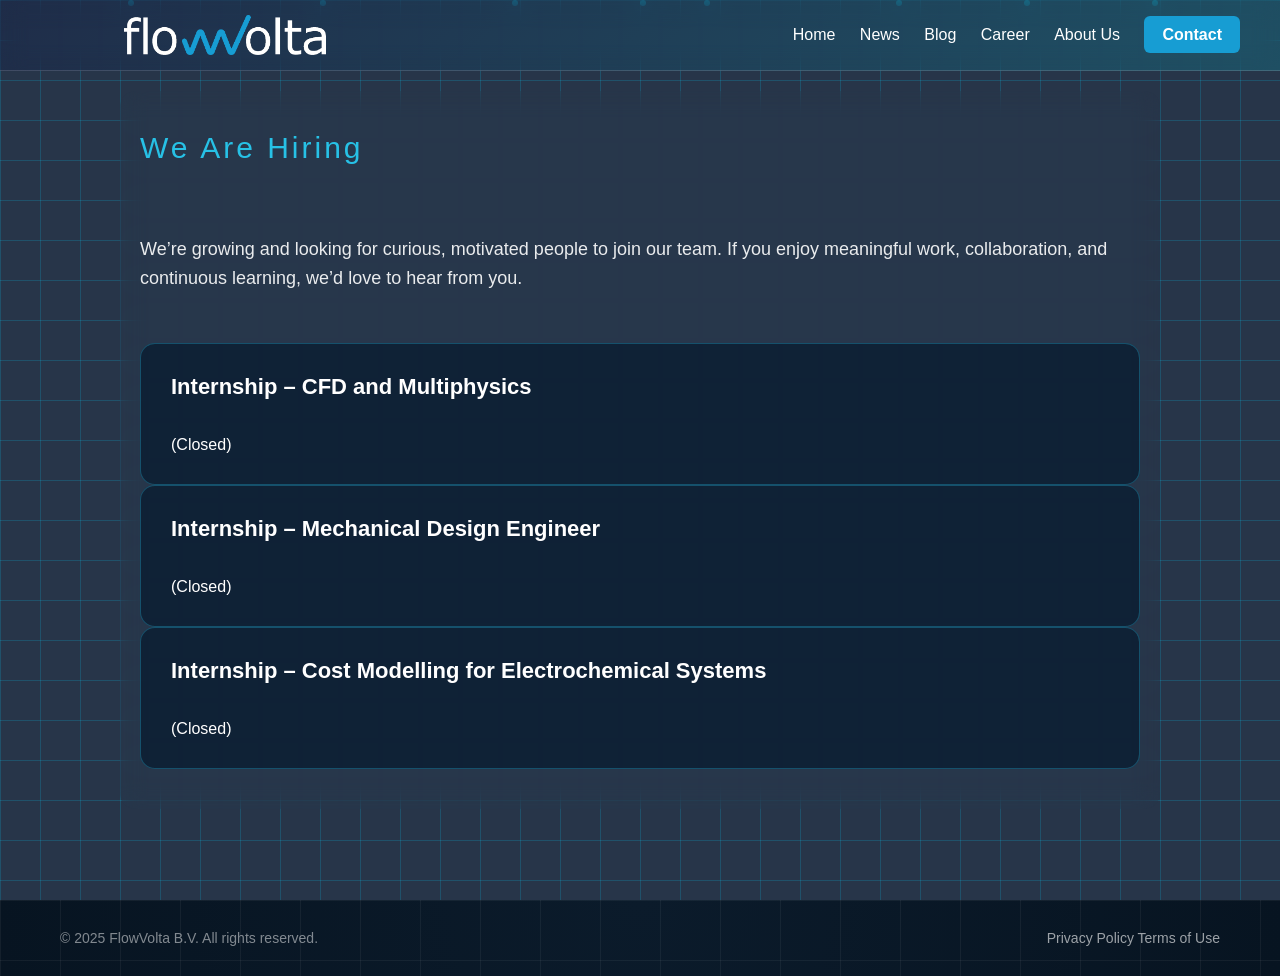
<file: career.html>
<!DOCTYPE html>
<html lang="en">
<head>
    <meta charset="UTF-8">
    <meta name="viewport" content="width=device-width, initial-scale=1.0">
    <title>FlowVolta | Career</title>
    <link rel="stylesheet" href="styles.css">
	<link rel="icon" type="image/webp" href="assets/flwv.webp">
	<meta name="viewport" content="width=device-width, initial-scale=1.0">
</head>

<body>

    <!-- Header -->
    <header>
        <a href="index.html" class="logo">
            <img src="assets/flowvolta_logo.webp" alt="FlowVolta Logo">
        </a>

        <nav>
			<a href="index.html">Home</a>
            <!--<a href="technology.html">Technology</a>-->
            <a href="news.html">News</a>
			<a href="blog.html">Blog</a>
			<a href="career.html">Career</a>
            <a href="about.html">About Us</a>
            <a href="contact.html" class="contact-btn active">Contact</a>
        </nav>
    </header>

    <!-- Background -->
    <div class="background">
        <div class="blob blob-1"></div>
        <div class="blob blob-2"></div>
        <div class="blob blob-3"></div>

        <div class="particles">
            <span></span><span></span><span></span><span></span>
            <span></span><span></span><span></span><span></span>
        </div>
    </div>
	<section class="hero">

		<!-- Careers Section -->
		<section class="section careers">
			<div class="subtitle">We Are Hiring</div>
			<div class="content">
				<p>
					We’re growing and looking for curious, motivated people to join our team.
					If you enjoy meaningful work, collaboration, and continuous learning,
					we’d love to hear from you.
				</p>
			</div>
			<div class="list">
				<div class="card">
					<h3>Internship – CFD and Multiphysics</h3>
					<span class="status">(Closed)</span>
				</div>

				<div class="card">
					<h3>Internship – Mechanical Design Engineer</h3>
					<span class="status">(Closed)</span>
				</div>

				<div class="card">
					<h3>Internship – Cost Modelling for Electrochemical Systems</h3>
					<span class="status">(Closed)</span>
				</div>
			</div>
		</section>
	</section>
	<footer class="footer">
	  <div class="footer-content">
		<div class="footer-left">
		  © 2025 FlowVolta B.V. All rights reserved.
		</div>
	   
		<div class="footer-right">
		  <a href="index.html">Privacy Policy</a>
		  <a href="index.html">Terms of Use</a>
		</div>
	  </div>
	</footer>
   
</body>
</html>
</file>
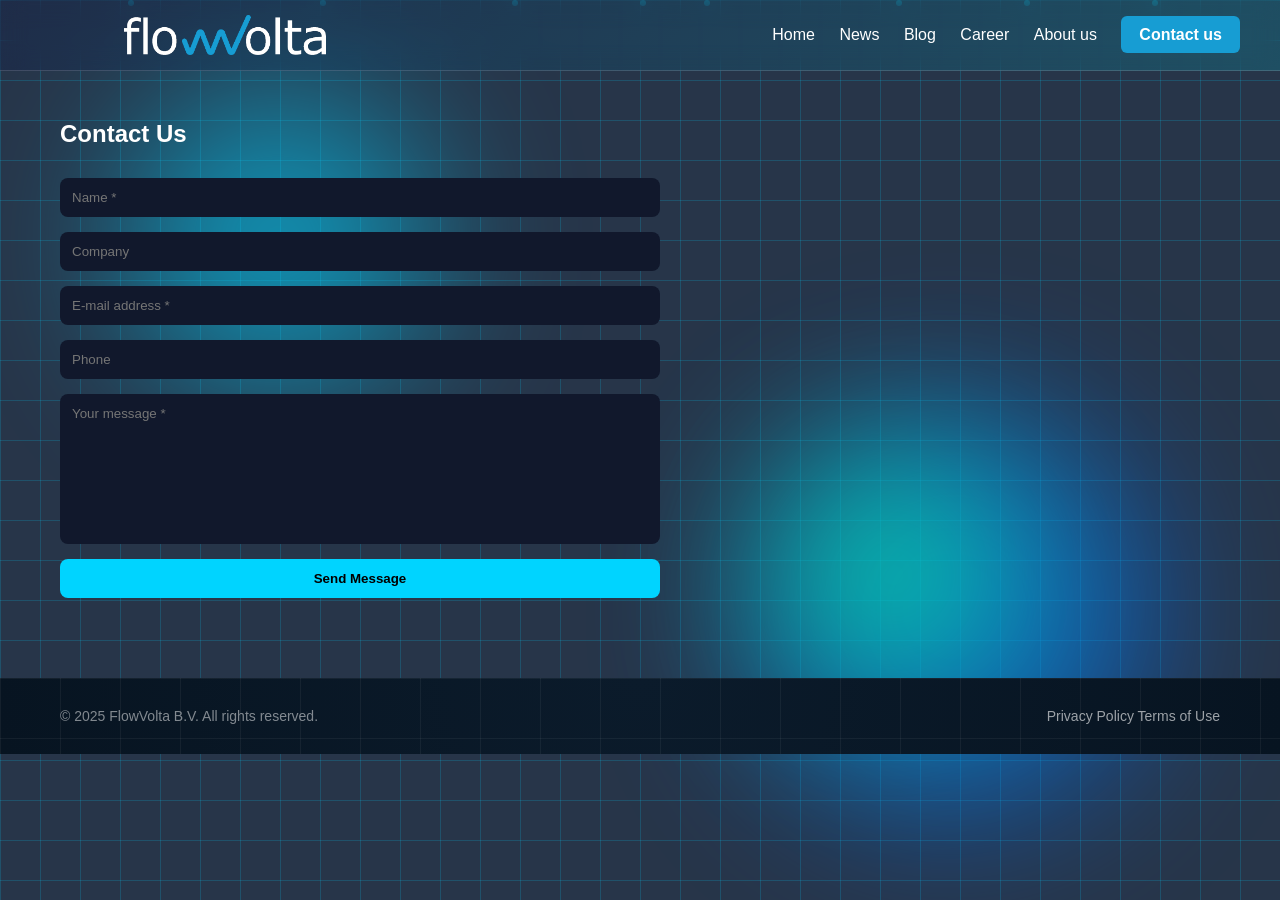
<file: contact.html>
<!DOCTYPE html>
<html lang="en">
<head>
	<meta charset="UTF-8">
	<link rel="stylesheet" href="styles.css">
	<meta name="viewport" content="width=device-width, initial-scale=1.0">
	<title>FlowVolta | Contact</title>
	<link rel="icon" type="image/webp" href="assets/flwv.webp">
	<meta name="viewport" content="width=device-width, initial-scale=1.0">
</head>

<body>
<header>
<a href="index.html" class="logo">
    <img src="assets/flowvolta_logo.webp" alt="FlowVolta Logo">
</a>

<nav>
	<a href="index.html">Home</a>
    <!--<a href="technology.html">Technology</a>-->
    <a href="news.html">News</a>
	<a href="blog.html">Blog</a>
	<a href="career.html">Career</a>
    <a href="about.html">About us</a>
    <a href="contact.html" class="contact-btn">Contact us</a>
</nav>
</header>

<div class="background">
    <div class="blob blob1"></div>
    <div class="blob blob2"></div>
    <div class="blob blob3"></div>

    <div class="particles">
        <span></span><span></span><span></span><span></span>
        <span></span><span></span><span></span><span></span>
    </div>
</div>


<section>
<h2>Contact Us</h2>

<form action="https://YOUR-DOMAIN.COM/api/contact" method="POST">
    <input type="text" name="name" placeholder="Name *" required>
    <input type="text" name="company" placeholder="Company">
    <input type="email" name="email" placeholder="E-mail address *" required>
    <input type="tel" name="phone" placeholder="Phone">
    <textarea name="message" placeholder="Your message *" required></textarea>
    <button type="submit">Send Message</button>
</form>

</section>
<footer class="footer">
  <div class="footer-content">
    <div class="footer-left">
      © 2025 FlowVolta B.V. All rights reserved.
    </div>
   
	<div class="footer-right">
	  <a href="index.html">Privacy Policy</a>
	  <a href="index.html">Terms of Use</a>
	</div>
  </div>
</footer>
</body>
</html>
</file>
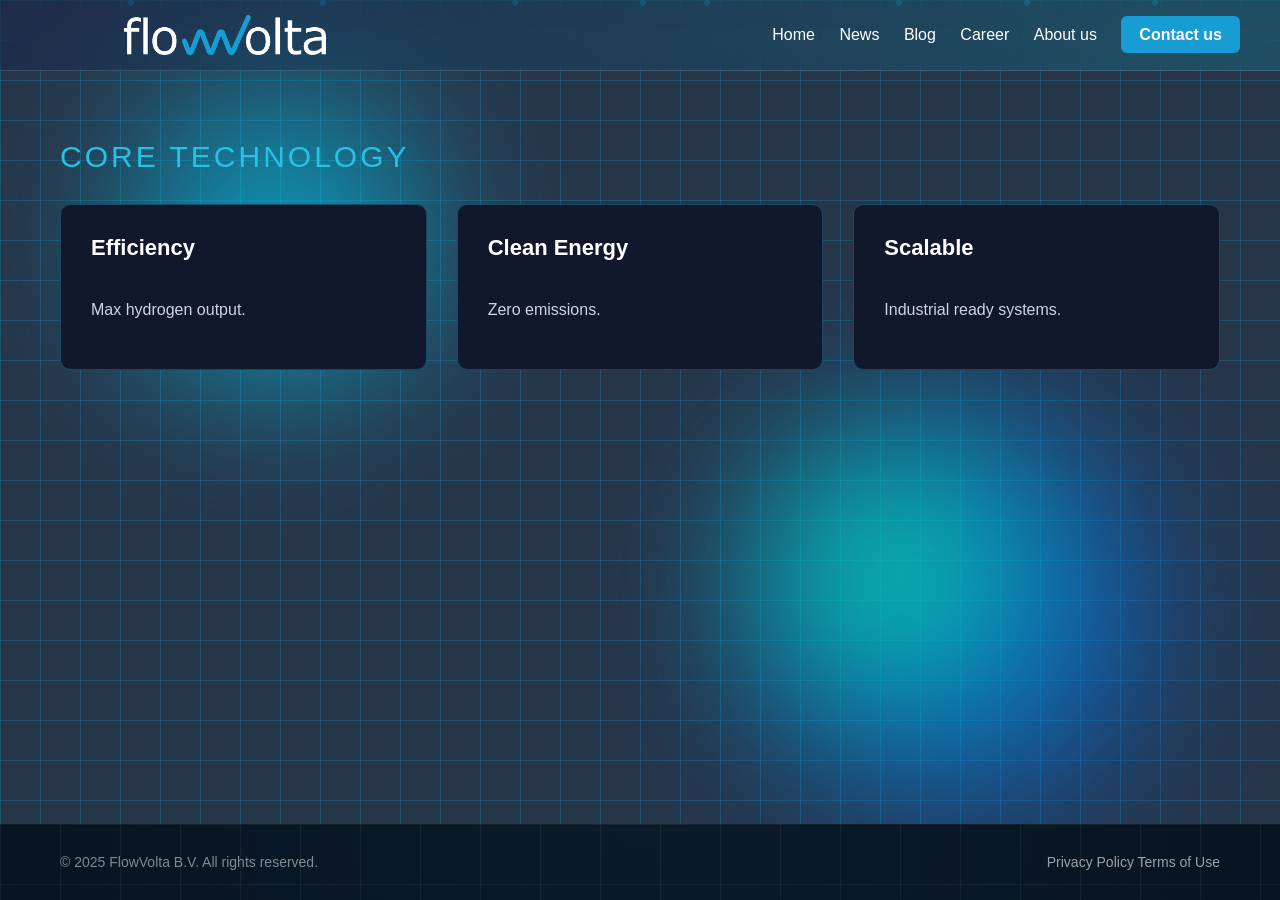
<file: technology.html>
<!DOCTYPE html>
<html lang="en">
<head>
	<meta charset="UTF-8">
	<link rel="stylesheet" href="styles.css">
	<title>FlowVolta | Technology</title>
	<link rel="icon" type="image/webp" href="assets/flwv.webp">
	<meta name="viewport" content="width=device-width, initial-scale=1.0">
<style>
*{
    margin:0;
    padding:0;
    box-sizing:border-box;
    font-family:"Segoe UI",sans-serif;
}

/* ✅ Make page full height */
html, body {
    height: 100%;
}

/* ✅ Flex layout for sticky footer */
body{
    background:#0a0f1c;
    color:#fff;
    display:flex;
    flex-direction:column;
}


nav a{
    color:#fff;
    margin-left:20px;
    text-decoration:none;
}

nav a:hover{
    color:#00d4ff;
}

/* MAIN CONTENT */
main{
    flex:1; /* ✅ pushes footer down */
}

/* SECTION */
section{
    padding:140px 60px 80px; /* offset for fixed header */
}

.features{
    display:grid;
    grid-template-columns:repeat(3,1fr);
    gap:30px;
    margin-top:30px;
}

.card{
    background:#11182c;
    padding:30px;
    border-radius:10px;
    transition:0.3s;
}

.card:hover{
    transform:translateY(-10px);
}


</style>
</head>

<body>

	<header>
		<a href="index.html" class="logo">
			<img src="assets/flowvolta_logo.webp" alt="flowvolta Logo" height="40">
		</a>

		<nav>
			<a href="index.html">Home</a>
			<!--<a href="technology.html">Technology</a>-->
			<a href="news.html">News</a>
			<a href="blog.html">Blog</a>
			<a href="career.html">Career</a>
			<a href="about.html">About us</a>
			<a href="contact.html" class="contact-btn">Contact us</a>
		</nav>
	</header>

<!-- ✅ MAIN WRAPPER -->
<main>

    <div class="background">
        <div class="blob blob1"></div>
        <div class="blob blob2"></div>
        <div class="blob blob3"></div>

        <div class="particles">
            <span></span><span></span><span></span><span></span>
            <span></span><span></span><span></span><span></span>
        </div>
    </div>

    <section>
        <div class="subtitle">CORE TECHNOLOGY</div>

        <div class="features">
            <div class="card">
                <h3>Efficiency</h3>
                <p>Max hydrogen output.</p>
            </div>

            <div class="card">
                <h3>Clean Energy</h3>
                <p>Zero emissions.</p>
            </div>

            <div class="card">
                <h3>Scalable</h3>
                <p>Industrial ready systems.</p>
            </div>
        </div>
    </section>

</main>

<footer class="footer">
  <div class="footer-content">
    <div class="footer-left">
      © 2025 FlowVolta B.V. All rights reserved.
    </div>
   
	<div class="footer-right">
	  <a href="index.html">Privacy Policy</a>
	  <a href="index.html">Terms of Use</a>
	</div>
  </div>
</footer>

</body>
</html>
</file>
<file: styles.css>
/* ===== GLOBAL ===== */
* {
    margin: 0;
    padding: 0;
    box-sizing: border-box;
    font-family: "Segoe UI", sans-serif;
}



/* ===== HEADER ===== */
header {
  position: fixed;
  top: 0;
  left: 0;
  width: 100%;
  z-index: 1000;

  display: flex;
  justify-content: space-between;
  align-items: center;

  padding: 15px 40px;

  /* ✅ gradient instead of flat color */
  background: linear-gradient(
    135deg,
    
rgba(20, 30, 70, 0.4),
    rgba(20, 120, 140, 0.4)
	
  );

  backdrop-filter: blur(12px);

  /* subtle separation */
  border-bottom: 1px solid rgba(255, 255, 255, 0.15);

  box-sizing: border-box;
}

header h1 {
    color: #00d4ff;
}

nav a {
    color: white;
    margin-left: 20px;
    text-decoration: none;
}

nav a:hover {
    color: #00d4ff;
}

/* ===== BACKGROUND GRID ===== */
.background {
    position: fixed;
    width: 100%;
    height: 100%;
    z-index: -1;
    overflow: hidden;
    background-color: #273549;

    background-image:        
		linear-gradient(rgba(0,212,255,0.18) 1px, transparent 1px),
        linear-gradient(90deg, rgba(0,212,255,0.18) 1px, transparent 1px);


    background-size: 40px 40px;
    animation: gridMove 20s linear infinite;
}

@keyframes gridMove {
    0% { background-position: 0 0, 0 0; }
    100% { background-position: 40px 40px, 40px 40px; }
}

/* ===== BLOBS ===== */
.blob {
    position: absolute;
    border-radius: 50%;
    filter: blur(80px);
    opacity: 0.6;
    animation: floatBlob 20s infinite ease-in-out;
}

.blob1 {
    width: 300px;
    height: 300px;
    background: #00d4ff;
    top: 10%;
    left: 10%;
}

.blob2 {
    width: 400px;
    height: 400px;
    background: #0077ff;
    bottom: 10%;
    right: 10%;
    animation-delay: 5s;
}

.blob3 {
    width: 250px;
    height: 250px;
    background: #00ffa6;
    top: 50%;
    left: 60%;
    animation-delay: 10s;
}

@keyframes floatBlob {
    0% { transform: translate(0,0) scale(1); }
    50% { transform: translate(60px,-80px) scale(1.1); }
    100% { transform: translate(0,0) scale(1); }
}

/* ===== PARTICLES ===== */
.particles span {
    position: absolute;
    width: 6px;
    height: 6px;
    background: #00d4ff;
    border-radius: 50%;
    animation: floatParticles 12s linear infinite;
    opacity: 0.6;
}

.particles span:nth-child(1){ left:10%; animation-delay:0s;}
.particles span:nth-child(2){ left:25%; animation-delay:2s;}
.particles span:nth-child(3){ left:40%; animation-delay:4s;}
.particles span:nth-child(4){ left:55%; animation-delay:1s;}
.particles span:nth-child(5){ left:70%; animation-delay:3s;}
.particles span:nth-child(6){ left:80%; animation-delay:5s;}
.particles span:nth-child(7){ left:90%; animation-delay:6s;}
.particles span:nth-child(8){ left:50%; animation-delay:7s;}

@keyframes floatParticles {
    0% { top: 100%; transform: scale(0.5);}
    50% { transform: scale(1);}
    100% { top: -10%; transform: scale(0.3);}
}

/* ===== HERO ===== */
.hero{
height:100vh;
display:flex;
align-items:center;
justify-content:flex-start;
gap:60px;
padding:0 60px;
}

.hero-text {
    max-width: 70%;	
}

.hero-text h2 {
    font-size: 48px;
}

.hero-text span {
    color: #00d4ff;
}

.hero img{
	width:100%;
	max-width:600px;
	border-radius:15px;
	box-shadow:0 0 40px rgba(0,212,255,0.3);
}

/* ===== SECTIONS ===== */
section {
    padding: 140px 60px 80px;
}

/* ===== FEATURES ===== */
.features {
    display: grid;
    grid-template-columns: repeat(3,1fr);
    gap: 30px;
}






/* ===== FOOTER ===== */
footer {
    text-align: center;
    padding: 30px;
    background: #050910;
}

/* ===== MOBILE ===== */
@media(max-width:900px){
    .hero { text-align: center; }
    .hero-text { max-width: 100%; }
    .features { grid-template-columns: 1fr; }
    .about-content { flex-direction: column; }
}


.logo img {
    width: 370px;
    height: 40px;
    object-fit: contain;
}

.logo h1 {
    font-size: 24px;
    word-break: break-word;
}
.logo {
    display: flex;
    align-items: center;
    gap: 12px;
    text-decoration: none; /* removes underline */
    color: inherit; /* keeps text white */
}
@media (max-width: 768px){
.hero{
flex-direction:column;
text-align:center;
}

.hero-title h2{
font-size:36px;
}
}
.hero-text.text p{
font-size:20px;
}



body {
    margin: 0;
    font-family: Arial, Helvetica, sans-serif;
    background: radial-gradient(circle at top, #0b1f3a, #050c18);
    color: white;
	
}
/*body {
    background: #1e293b;
    color: #ffffff;
    overflow-x: hidden;
}
 body {
    overflow-x: hidden;
  }
 TOP TEXT */
.subtitle {
    color: #27c1e6;
    letter-spacing: 3px;
    font-size: 30px;
    margin-bottom: 20px;
	font-weight: 400;
}
.subtitle2 {
    color: #27c1e6;
    letter-spacing: 3px;
    font-size: 18px;
    margin-bottom: 20px;
	font-weight: 400;
}
.title {
    font-size: 30px;
    font-weight: 700;
    max-width: 800px;
    margin-bottom: 60px;
	word-break: break-word;
}

/* CONTAINER */
.wrapper {
    padding: 60px 80px;
}

/* CARDS LAYOUT */

.container {
  display: grid;
  grid-template-columns: repeat(4, 1fr);
  gap: 20px;
}

/* tablet */
@media (max-width: 1024px) {
  .container {
    grid-template-columns: repeat(2, 1fr);
  }
}

/* mobile */
@media (max-width: 600px) {
  .container {
    grid-template-columns: 1fr;
  }
}



/* CARD */
.card {
    flex: 1;
    min-width: 280px;
    background: rgba(0, 20, 40, 0.6);
    border: 1px solid rgba(39, 193, 230, 0.3);
    padding: 30px;
    border-radius: 15px;
    transition: 0.3s ease;
}

/* HOVER EFFECT */
.card:hover {
    transform: translateY(-8px);
    border-color: #27c1e6;
    box-shadow: 0 10px 30px rgba(39,193,230,0.3);
}

/* ICON CIRCLE */
.icon {
    width: 50px;
    height: 50px;
    border: 2px solid #27c1e6;
    border-radius: 50%;
    display: flex;
    align-items: center;
    justify-content: center;
	
}

/* TEXT STYLES */

.card h3 {
    font-size: 22px;
    margin-bottom: 12px;
    min-height: 50px;   /* ✅ ADD — THIS aligns titles */
}



.card p {
    font-size: 16px;
    line-height: 1.6;
    color: #cbd5e1;
    margin-bottom: 16px;
    flex-grow: 1;  /* ✅ makes cards equal height */
}


.card ul {
    padding-left: 18px;        /* ✅ better alignment */
    margin-top: 10px;
}

.card li {
    font-size: 15px;
    line-height: 1.6;          /* ✅ consistent spacing */
    margin-bottom: 10px;       /* ✅ breathing space */
}



/* RESPONSIVE */
@media(max-width: 900px) {
    .container {
        flex-direction: column;
    }
}
.scroll-down {
    position: absolute;
    bottom: 30px;
    left: 50%;
    transform: translateX(-50%);

    font-size: 28px;
    color: #00d4ff;
    text-decoration: none;

    animation: bounce 2s infinite;
}

/* animation */
@keyframes bounce {
    0%, 100% { transform: translate(-50%, 0); }
    50% { transform: translate(-50%, 10px); }
}
html {
    scroll-behavior: smooth;
	 scroll-padding-top: 80px;
}

/* wrapper handles position + animation */
.scroll-wrap {
    position: absolute;
    bottom: 40px;
    left: 50%;
    transform: translateX(-50%);
    animation: floatY 2s ease-in-out infinite;
    text-decoration: none;
}

/* circle */
.scroll-button {
    width: 40px;
    height: 40px;

    border: 2px solid rgba(255, 255, 255, 0.2);
    border-radius: 50%;

    display: flex;
    align-items: center;
    justify-content: center;
}

/* arrow perfectly centered */
.scroll-button span {
    font-size: 20px;
    color: gray;
    line-height: 1;

    display: inline-block;
    transform: translateY(-1px); /* tweak: try -2px if needed */
}

@keyframes floatY {
    0%, 100% {
        transform: translateY(0);
    }
    50% {
        transform: translateY(10px);
    }
}
.hero {
  display: flex;
  align-items: center;
  justify-content: space-between;
  gap: 40px;
  padding: 0 40px;
}

.hero-text h1 {
  font-size: 64px;
}

/* mobile */
@media (max-width: 768px) {
  .hero {
    flex-direction: column;
    text-align: center;
    padding: 20px;
  }

  .hero-text h1 {
    font-size: 32px;
  }
}

/* Small subtitle */
.hero-text.small {
  color: #27c1e6;
  font-size: 14px;
  letter-spacing: 1.5px;
  font-weight: 600;
  margin-bottom: 15px;
}
img {
  max-width: 100%;
  height: auto;
}
/* Main title
.hero-text h1 {
  font-size: 64px;
  line-height: 1.1;
  font-weight: 700;
  margin: 0 0 20px 0;
} */

/* Blue highlight word */
.hero-text span {
  color: #27c1e6;
}

/* Paragraph */
.hero-text.text p {
  font-size: 18px;
  color: #b0c7d6;
  max-width: 520px;
  line-height: 1.6;
}


/* Icons */
.icon {
  width: 50px;
  height: 50px;
  border-radius: 50%;
  display: flex;
  align-items: center;
  justify-content: center;
  font-weight: bold;
  position: relative;
}

/* Glow styles */
.icon.blue {
  color: #27c1e6;
  box-shadow: 0 0 20px #27c1e6;
  border: 1px solid #27c1e6;
}

.icon.green {
  color: #4dff88;
  box-shadow: 0 0 20px #4dff88;
  border: 1px solid #4dff88;
}

.icon.yellow {
  color: #ffd84d;
  box-shadow: 0 0 20px #ffd84d;
  border: 1px solid #ffd84d;
}

/* Labels */
.label {
  color: #c7d6e0;
  font-size: 14px;
  letter-spacing: 1px;
}

/* IO blocks */
.io-block {
  position: absolute;
  display: flex;
  align-items: center;
  gap: 12px;
}

/* Left */
.io-block.left {
  left: 40px;
}

.io-block.left.top {
  top: 60px;
}

.io-block.left.bottom {
  bottom: 80px;
}

/* Right */
.io-block.right {
  right: 40px;
  justify-content: flex-end;
}

.io-block.right.top {
  top: 60px;
}

.io-block.right.bottom {
  bottom: 80px;
}

/* Lines (dotted flow) */
.line {
  position: absolute;
  width: 200px;
  height: 1px;
  border-top: 2px dotted;
  opacity: 0.6;
}

/* Position lines */
.line.left.top {
  left: 120px;
  top: 90px;
  border-color: #27c1e6;
  transform: rotate(20deg);
}

.line.left.bottom {
  left: 120px;
  bottom: 110px;
  border-color: #27c1e6;
  transform: rotate(-20deg);
}

.line.right.top {
  right: 120px;
  top: 90px;
  border-color: #4dff88;
  transform: rotate(-20deg);
}

.line.right.bottom {
  right: 120px;
  bottom: 110px;
  border-color: #ffd84d;
  transform: rotate(20deg);
}

/* Optional animation (flow effect) */
.line {
  animation: flow 2s linear infinite;
}

@keyframes flow {
  from { background-position: 0; }
  to { background-position: 40px; }
}

/* ✅ Bigger cube */
.cube-wrapper img {
  width: 520px;      /* increase size */
  max-width: 100%;
  display: block;
}

/* IO labels base */
.io {
  position: absolute;
  font-size: 14px;
  color: #9bb2c2;
  display: flex;
  align-items: center;
  gap: 8px;
}

/* LEFT side */
.io.left {
  left: 0;
  transform: translateX(-20%);
}

.io.left.top {
  top: 35%;
}

.io.left.bottom {
  top: 60%;
}

/* RIGHT side */
.io.right {
  right: 0;
  transform: translateX(20%);
}

.io.right.top {
  top: 35%;
}

.io.right.bottom {
  top: 60%;
}

/* Highlight H2 */
.io.right.top span {
  color: #ffd84d;
  font-weight: bold;
  margin-right: 6px;
}

/* Optional: small connecting lines (visual hint) */
.io::before {
  content: "";
  width: 50px;
  height: 1px;
  background: #27c1e6;
  position: absolute;
  top: 50%;
}

/* Line directions */
.io.left::before {
  right: -55px;
}

.io.right::before {
  left: -55px;
}
.cube-section {
    display: flex;
    align-items: center;
    justify-content: space-between;

    padding: 100px 80px;
    gap: 60px;

    transition: transform 0.2s linear; 
}
@media (max-width: 768px) {
  .cube-section {
    flex-direction: column;
    padding: 60px 20px;
    gap: 30px;
  }
}

.scroll-container {
    margin-top: 40px;
    text-align: center; /* center button */
    width: 100%;
}

/* LEFT (IMAGE) */
.cube-left {
    flex: 1;
    display: flex;
    justify-content: center;
}

.cube-left img {
    width: 450px;
	max-width: 100%;
    transition: transform 0.2s linear;
}

/* RIGHT (TEXT) */
.cube-right {
    flex: 1.2;             /* ✅ slightly larger than image */
    max-width: 650px;      /* ✅ wider text block */
}


.cube-right h2 {
    font-size: 32px;
    margin-bottom: 15px;
}

.cube-right p {
    font-size: 16px;
    line-height: 1.6;
    color: #cbd5e1;
    margin-bottom: 20px;
}

.cube-right ul {
    padding-left: 18px;
}

.cube-right li {
    margin-bottom: 10px;
    font-size: 15px;
}
@media (max-width: 900px) {
    .cube-section {
		display: flex;
		align-items: center;
		justify-content: space-between;

		padding: 120px 120px;   /* ✅ more horizontal space */
		gap: 80px;              /* ✅ better separation */

		max-width: 1400px;      /* ✅ control overall width */
		margin: 0 auto;         /* ✅ center section */

		transition: transform 0.2s linear;
}
}


#next-section {
  scroll-margin-top: 130px;
}

/*===========================*/
.partners {
  padding: 30px 80px;
  
}

.partners h2 {
  font-size: 64px;
  margin-bottom: 40px;
  font-weight: 300;
}

/* Slider container */
.partners-slider {
  overflow: hidden;
  position: relative;
}

/* Moving track */
.partners-track {
  display: flex;
  gap: 30px;
  width: max-content;
  animation: scrollPartners 20s linear infinite;
}

/* Cards */
.partner-card {
  max-width: 220px;
  height: 80px;
  background: #ffffff; /* keep white */
  border: 1px solid rgba(0, 0, 0, 0.08); /* subtle border */
  border-radius: 16px;

  display: flex;
  align-items: center;
  justify-content: center;

  box-shadow: 0 6px 20px rgba(0,0,0,0.05); /* soft shadow */
  transition: transform 0.3s ease;
}


.partner-card:hover img {
  filter: grayscale(0%);
  opacity: 1;
  transform: scale(1.05);
  transform:translateY(-10px);
}
/* Logos */
.partner-card img {
  max-height: 70px;
  max-width: 80%;
  filter: grayscale(100%);  /* clean look */
  opacity: 0.7;
  transition: all 0.3s ease;
}



/* Animation */
@keyframes scrollPartners {
  0% {
    transform: translateX(0);
  }
  100% {
    transform: translateX(-50%);
  }
}


/*News----------------------*/
*{margin:0;padding:0;box-sizing:border-box;font-family:"Segoe UI",sans-serif;}
body{background:#0a0f1c;color:#fff;}


nav a{color:#fff;margin-left:20px;text-decoration:none;}
nav a:hover{color:#00d4ff;}

section{
padding:140px 60px;
}

/* Make sections stand out */
.section {
    position: relative;
    z-index: 10; /* Ensures it stays above background */

    max-width: 900px;
    margin: 60px auto;
    padding: 100px 40px;

    background: rgba(255, 255, 255, 0.08); /* semi-transparent */
    backdrop-filter: blur(12px); /* glass effect */
    -webkit-backdrop-filter: blur(12px);

    border-radius: 16px;
    border: 1px solid rgba(255, 255, 255, 0.15);

    box-shadow: 0 10px 40px rgba(0, 0, 0, 0.25);

    color: white; /* ensure readability */
}
@media (max-width: 768px) {
  section {
    padding: 60px 20px;
  }
}

/* Headings */
.section h2 {
    font-size: 28px;
    margin-bottom: 15px;
    font-weight: 600;
}

/* Text */
.section p {
    line-height: 1.6;
    opacity: 0.9;
}

/* Make sections cleaner (less “big block” feeling) */
.section {
	max-width: 1100px;
	margin: 100px auto;
	padding: 40px 20px;
	background: none; /* ❌ remove heavy glass block */
	border: none;
	box-shadow: none;
}

/* Layout like team cards */
.section .news-item {
	background: #11182c;
	border-radius: 12px;
	padding: 20px;
	margin: 15px;
	width: 260px;
	display: inline-block;
	vertical-align: top;

	transition: 0.3s;
	border: 1px solid transparent;
	cursor: pointer;
}

/* Hover effect (same as team) */
.section .news-item:hover {
	transform: translateY(-10px);
	border: 1px solid #00d4ff;
	box-shadow: 0 10px 30px rgba(0, 212, 255, 0.2);
}

/* Text styling */
.news-item h3 {
	font-size: 18px;
	margin-bottom: 10px;
}

.news-item p {
	font-size: 14px;
	color: #aaa;
}

/* Highlight title */
.news-item:hover h3 {
	color: #00d4ff;
}

/* Closed jobs styling */
.job-item.closed {
    opacity: 0.6;
}


.ourteam {
    padding: 140px 80px 80px;
}

/* ✅ 2-column layout */
.team-layout {
    display: grid;
    grid-template-columns: 2fr 1fr; /* team bigger, CTA smaller */
    gap: 60px;
    align-items: start;

}

/* LEFT SIDE */
.team-left .subtitle {
    font-size: 28px;
    margin-bottom: 20px;
}

/* team cards */
.team {
    display: flex;
    gap: 30px;
    
}

.team-card {
    background: #11182c;
    padding: 20px;
    border-radius: 10px;
    width: 220px;
	transition: all 0.3s ease;
}

.team-card:hover {
    transform: translateY(-8px); /* lift up */
    box-shadow: 0 10px 25px rgba(0, 0, 0, 0.4);
}

.team-card img {
    width: 100%;
    border-radius: 10px;
    margin-bottom: 10px;
}

/* RIGHT CTA */
.team-cta {
    background: #0C2033;
    padding: 30px;
    border-radius: 12px;
    height: fit-content;
}

.team-cta h3 {
    margin-bottom: 20px;
    font-size: 20px;
}

.team-cta .btn {
    display: inline-block;
    background: #179DD3;
    color: #000;
    padding: 10px 18px;
    border-radius: 6px;
    text-decoration: none;
    margin-bottom: 15px;
}

.team-cta .lk {
    display: block;
    color: #ccc;
    text-decoration: none;
}

.team-cta .lk:hover {
    color: #00d4ff;
}
.email-link {
    color: white;
    display: inline-flex;
    align-items: center;
    margin-top: 10px;
}

.email-link:hover {
    color: #00d4ff;
}

.team-links {
    display: flex;
    gap: 12px;
    margin-top: 12px;
}

/* icons */
.icon-link {
    color: white;                 /* ✅ white icons */
    display: inline-flex;
    align-items: center;
    justify-content: center;
    transition: 0.3s;
}

/* hover effect */
.icon-link:hover {
    color: #00d4ff;               /* blue on hover */
    transform: scale(1.15);
}

/*contact*/
*{
margin:0;
padding:0;
box-sizing:border-box;
font-family:"Segoe UI",sans-serif;
}

body{
background:#0a0f1c;
color:#fff;
}

section{
padding:140px 60px;
}

form{
max-width:600px;
margin-top:30px;
display:flex;
flex-direction:column;
gap:15px;
}

input, textarea{
padding:12px;
border-radius:8px;
border:none;
outline:none;
background:#11182c;
color:#fff;
}

textarea{
min-height:150px;
resize:none;
}

button{
padding:12px;
border:none;
border-radius:8px;
background:#00d4ff;
color:#000;
font-weight:bold;
cursor:pointer;
transition:0.2s;
}

button:hover{
opacity:0.8;
}
.contact-btn {
	background-color: #179DD3;
	color: white;
	padding: 10px 18px;
	border-radius: 6px;
	text-decoration: none;
	font-weight: 600;
	transition: background-color 0.3s ease, transform 0.2s ease;
}

.contact-btn:hover {
	background-color: #0056b3;
	transform: translateY(-2px);
}


/*rights*/
.footer {
  position: relative;
  background: radial-gradient(circle at top, #0b1b2b, #071421);
  color: rgba(255, 255, 255, 0.7);
  padding: 30px 60px;
  font-size: 14px;
  overflow: hidden;
}

/* grid overlay */
.footer::before {
  content: "";
  position: absolute;
  inset: 0;
  background-image: 
    linear-gradient(rgba(255,255,255,0.05) 1px, transparent 1px),
    linear-gradient(to right, rgba(255,255,255,0.05) 1px, transparent 1px);
  background-size: 60px 60px;
  pointer-events: none;
}

.footer-content {
  position: relative; /* ensures content stays above grid */
  display: flex;
  justify-content: space-between;
  align-items: center;
  flex-wrap: wrap;
}

/* left text */
.footer-left {
  opacity: 0.7;
}

/* right links */

.footer-right a {
  color: rgba(255, 255, 255, 0.6);
  text-decoration: none;
  cursor: pointer;
}

.footer-right a:hover {
  color: rgba(255, 255, 255, 0.85); /* slight highlight */
}



/*************************/
.electrolysis-section {
  font-family: Inter, sans-serif;
  width: 80%;
  


}

/* better scaling */
.electrolysis-section svg {
  width: 100%;
  min-height: 750px;
}


/* colors */
.input { color: #2DD4FF; }
.output1 { color: #34D399; }
.output2 { color: #D4AF37; }

/* text */
.electrolysis-section text {
  fill: #ffffff;
  font-size: 11px;
  letter-spacing: 0.5px;
}

/* ---------- NODE DESIGN ---------- */

.node-ring {
  fill: none;
  stroke: currentColor;
  stroke-width: 1.2;
  opacity: 0.25;
}

.node-core {
  fill: rgba(0, 0, 0, 0.45);
  stroke: currentColor;
  stroke-width: 1.4;
}

.node-glow {
  fill: currentColor;
  opacity: 0.08;
  filter: blur(6px);
}

/* ---------- FLOW LINES ---------- */

.flow-line {
  stroke: currentColor;
  stroke-width: 1.4;
  stroke-linecap: round;
  opacity: 0.5;
}

/* ---------- FLOW PARTICLES ---------- */

.flow-particle {
  opacity: 0.9;
  filter: drop-shadow(0 0 4px currentColor);
  offset-distance: 0%;
  animation: flow 2.5s linear infinite;
}

.flow-particle.d {
  animation-delay: 0.8s;
}

@keyframes flow {
  to { offset-distance: 100%; }
}

/* ---------- PULSE ---------- */

.pulse-ring {
  transform-origin: center;
  stroke: currentColor;
  fill: none;
  stroke-width: 1.2;
  opacity: 0.4;
  animation: pulse 2.2s cubic-bezier(.2,.6,.3,1) infinite;
}

.pulse-ring.d {
  animation-delay: 1s;
}

@keyframes pulse {
  0% {
    r: 20;
    opacity: 0.5;
  }
  60% {
    r: 34;
    opacity: 0;
  }
  100% {
    r: 20;
    opacity: 0;
  }
}

/*************************/	

/* ---------- SECTION ---------- */


.cube-section2 {
  background: rgba(255, 255, 255, 1);
  padding: 80px 8%;
  display: flex;
  justify-content: center;
}

/* container layout */
.cube-container2 {
  width: 100%;
  display: flex;
  align-items: center;
  gap: 80px;
}

/* ---------- LEFT IMAGE ---------- */

.cube-left2 {
  flex: 1;
  display: flex;
  justify-content: center;
}

.cube-left2 img {
  width: 100%;
  max-width: 420px;
  border-radius: 16px;

  box-shadow:
    0 20px 40px rgba(0,0,0,0.08),
    0 8px 16px rgba(0,0,0,0.06);

  transition: transform 0.4s ease;
}

.cube-left2 img:hover {
  transform: translateY(-6px);
}

/* ---------- RIGHT TEXT ---------- */

.cube-right2 {
  flex: 1;
}

.cube-right2 h2 {
  font-size: 36px;
  font-weight: 600;
  color: #111827;
  margin-bottom: 20px;
}

.cube-right2 p {
  font-size: 16px;
  color: #4B5563;
  line-height: 1.6;
  margin-bottom: 24px;
}

.cube-right2 ul {
  list-style: none;
  padding: 0;
}

.cube-right2 li {
  position: relative;
  padding-left: 28px;
  margin-bottom: 14px;
  font-size: 16px;
  color: #1F2937;
}

.cube-right2 li::before {
  content: "";
  position: absolute;
  left: 0;
  top: 8px;
  width: 10px;
  height: 10px;
  border-radius: 50%;
  background: linear-gradient(135deg, #2DD4FF, #34D399);
}

/* ---------- RESPONSIVE ---------- */

@media (max-width: 900px) {
  .cube-container2 {
    flex-direction: column;
    text-align: center;
    gap: 40px;
  }

  .cube-right2 li {
    text-align: left;
  }
}


/*********/

.two-col {
    display: flex;
    align-items: flex-start;  /* ensures both columns align from top */
    gap: 50px;

    padding: 60px 60px;
    max-width: 1400px;
    margin: 0 auto;
}
.two-col:nth-child(even) {
  background-color: rgba(0, 0, 0, 0.2);  
}

.two-col:nth-child(odd) {
  background-color: rgba(0, 0, 0, 0);
}

 .left {
    flex: 1;
    
}

.left h2 {
    font-size: 36px;
    margin-bottom: 30px;
}




/* RIGHT */
.right {
    flex: 1.3;
}

.block {
    margin-bottom: 28px;
}

.block h3 {
    font-size: 22px;
    color: #00d4ff;
    margin-bottom: 6px;
}

.block p {
    color: #cbd5e1;
    line-height: 1.6;
}

/* LEFT SIDE */
.two-col .left {
    flex: 1.2;
}

.two-col .hero-text h2 {
    font-size: 40px;
    margin-bottom: 25px;
}



/* RIGHT SIDE */
.two-col .right {
    flex: 1;
    display: flex;
    justify-content: center;
}

.two-col .right img {
    width: 80%;
    max-width: 500px;
    border-radius: 12px;

    box-shadow: 0 10px 40px rgba(0, 212, 255, 0.25);
	margin-top: 80px; /* adjust until it aligns with text block */
}
@media (max-width: 900px) {
    .two-col {
        flex-direction: column;
        text-align: center;
    }

    .two-col .right {
        margin-top: 30px;
    }
}

.image-wrap {
    position: relative;
    width: 100%;
    max-width: 480px;
    height: 400px; /* important for positioning */
}


/* first image (top) */
.image-wrap img:nth-child(1) {
    position: absolute;
    top: 0;
    left: 0;

    width: 67%;
    border-radius: 12px;
    z-index: 2;

    box-shadow: 0 15px 40px rgba(0,0,0,0.3);
}

/* second image (bottom, offset) */
.image-wrap img:nth-child(2) {
    position: absolute;
    bottom: 0;
    right: 0;

    width: 70%;
    border-radius: 12px;
    z-index: 1;

    opacity: 0.9;

    box-shadow: 0 10px 30px rgba(0,0,0,0.25);
}

/***************************/






.content {
  max-width: 1000px;   /* 🔑 controls how wide your text is */
  width: 100%;
  line-height: 1.7;
  font-size: 18px;
  display: block !important;
  padding: 50px 0px;
}

/***************************/

.footer-container {
  display: flex;
  justify-content: center;
  align-items: center;
  gap: 80px;               /* space between logo and text */
}

/* LEFT SIDE */


.footer-left img {
  width: 80px;
  height: auto;
}


/* RIGHT SIDE */

.footer-right {
  text-align: center;  
  flex-direction: column;
  align-items: center;  
  gap: 10px;      /* less space */
  font-size: 14px; /* smaller text */
  
  
}

.footer-right p {
  margin-bottom: 15px;
  font-size: 16px;
  color: #000;
  transform: translateY(-10px);
}

/* LinkedIn icon box */

.linkedin {
  display: inline-flex;
  align-items: center;
  justify-content: center;
  border: 2px solid black;
  border-radius: 6px;
  width: 36px;
  height: 36px;
  color: black;
  transition: 0.3s;
}

.linkedin:hover {
  background: black;
  color: white;
}
/*Mobile friendly*/
/* ============================= */
/* GLOBAL MOBILE FIXES */
/* ============================= */
@media (max-width: 768px) {

 
  /* HEADER */
  header {
    flex-direction: column;
    padding: 15px;
  }

  nav {
    display: flex;
    flex-wrap: wrap;
    justify-content: center;
    gap: 10px;
  }

  nav a {
    font-size: 14px;
  }

  /* HERO LAYOUT → STACK */
  .hero-container {
    display: flex;
    flex-direction: column;
    text-align: center;
    padding: 20px;
    gap: 20px;
  }

  .hero-left,
  .hero-right {
    width: 100%;
  }
/*
  .hero-text h1 {
    font-size: 28px;
    line-height: 1.2;
  }*/

  /* SVG → scale nicely */
  .electrolysis-svg {
    width: 100%;
    height: auto;
  }

  /* SCROLL BUTTON */
  .scroll-button {
    width: 45px;
    height: 45px;
  }

  /* CUBE IMAGE */
  #cube_big {
    width: 100%;
    max-width: 350px;
  }



  .card {
    width: 100%;
  }

  /* APPLICATION GRID → 1 COLUMN */
  .applications {
    padding: 40px 20px;
  }

  .applications-grid {
    grid-template-columns: 1fr;
  }

  /* TEAM SECTION */
  .team-layout {
    display: flex;
    flex-direction: column;
    gap: 30px;
  }

  .team {
    display: flex;
    flex-direction: column;
    gap: 20px;
  }

  .team-card img {
    width: 100%;
  }

  /* PARTNER LOGOS */
  .partners-track {
    gap: 20px;
  }

  .partner-card img {
    height: 30px;
  }

  /* FOOTER */
  .footer-content {
    flex-direction: column;
    text-align: center;
    gap: 10px;
  }
}

@media (max-width: 768px) {
  h1 {
    font-size: 28px;
  }

  h3 {
    font-size: 18px;
  }

  p {
    font-size: 14px;
  }
}
@media (max-width: 768px) {
  header {
    flex-direction: column;
    gap: 10px;
    padding: 10px 20px;
  }

  nav {
    flex-wrap: wrap;
    justify-content: center;
  }
}


/************************/

/* =========================
   RESPONSIVE BLOG FIX
========================= */

/* ---------- GENERAL ---------- */
section {
  padding: 120px 60px 80px;
}

img {
  width: 100%;
  height: auto;
}

/* ---------- HEADER ---------- */
.nav {
  display: flex;
  gap: 20px;
  align-items: center;
}

/* ---------- TWO COLUMN ---------- */
.two-col {
  display: flex;
  align-items: center;
  gap: 60px;
}

.two-col .left,
.two-col .right {
  flex: 1;
}

/* ---------- IMAGE FIX ---------- */
.image-wrap {
  position: relative;
  width: 100%;
  height: auto;
}

.image-wrap img {
  position: static !important;
  width: 100%;
  margin-bottom: 20px;
}

/* =========================
   TABLET (<= 1024px)
========================= */
@media (max-width: 1024px) {

  section {
    padding: 100px 40px 60px;
  }

  .two-col {
    gap: 40px;
  }

  .hero-text h2 {
    font-size: 32px;
  }

}

/* =========================
   MOBILE (<= 768px)
========================= */
@media (max-width: 768px) {

  /* HEADER STACK */
  header {
    flex-direction: column;
    gap: 10px;
    padding: 15px 20px;
  }

  .nav {
    flex-wrap: wrap;
    justify-content: center;
    gap: 12px;
  }

  .nav a {
    font-size: 14px;
  }

  /* SECTIONS */
  section {
    padding: 80px 20px 50px;
  }

  /* STACK COLUMNS */
  .two-col {
    flex-direction: column;
    text-align: center;
    gap: 30px;
  }

  /* FIX TEXT WIDTH */
  .content {
    padding: 20px 0;
    font-size: 16px;
  }

  /* HEADINGS */
  .hero-text h2 {
    font-size: 26px;
    line-height: 1.3;
  }

  .left h2 {
    font-size: 24px;
  }

  /* IMAGES */
  .two-col .right img {
    width: 100%;
    max-width: 100%;
  }

  /* REMOVE IMAGE OVERLAP */
  .image-wrap {
    display: flex;
    flex-direction: column;
    gap: 20px;
    height: auto;
  }

  /* FOOTER */
  .footer-content {
    flex-direction: column;
    gap: 10px;
    text-align: center;
  }
}
</file>
